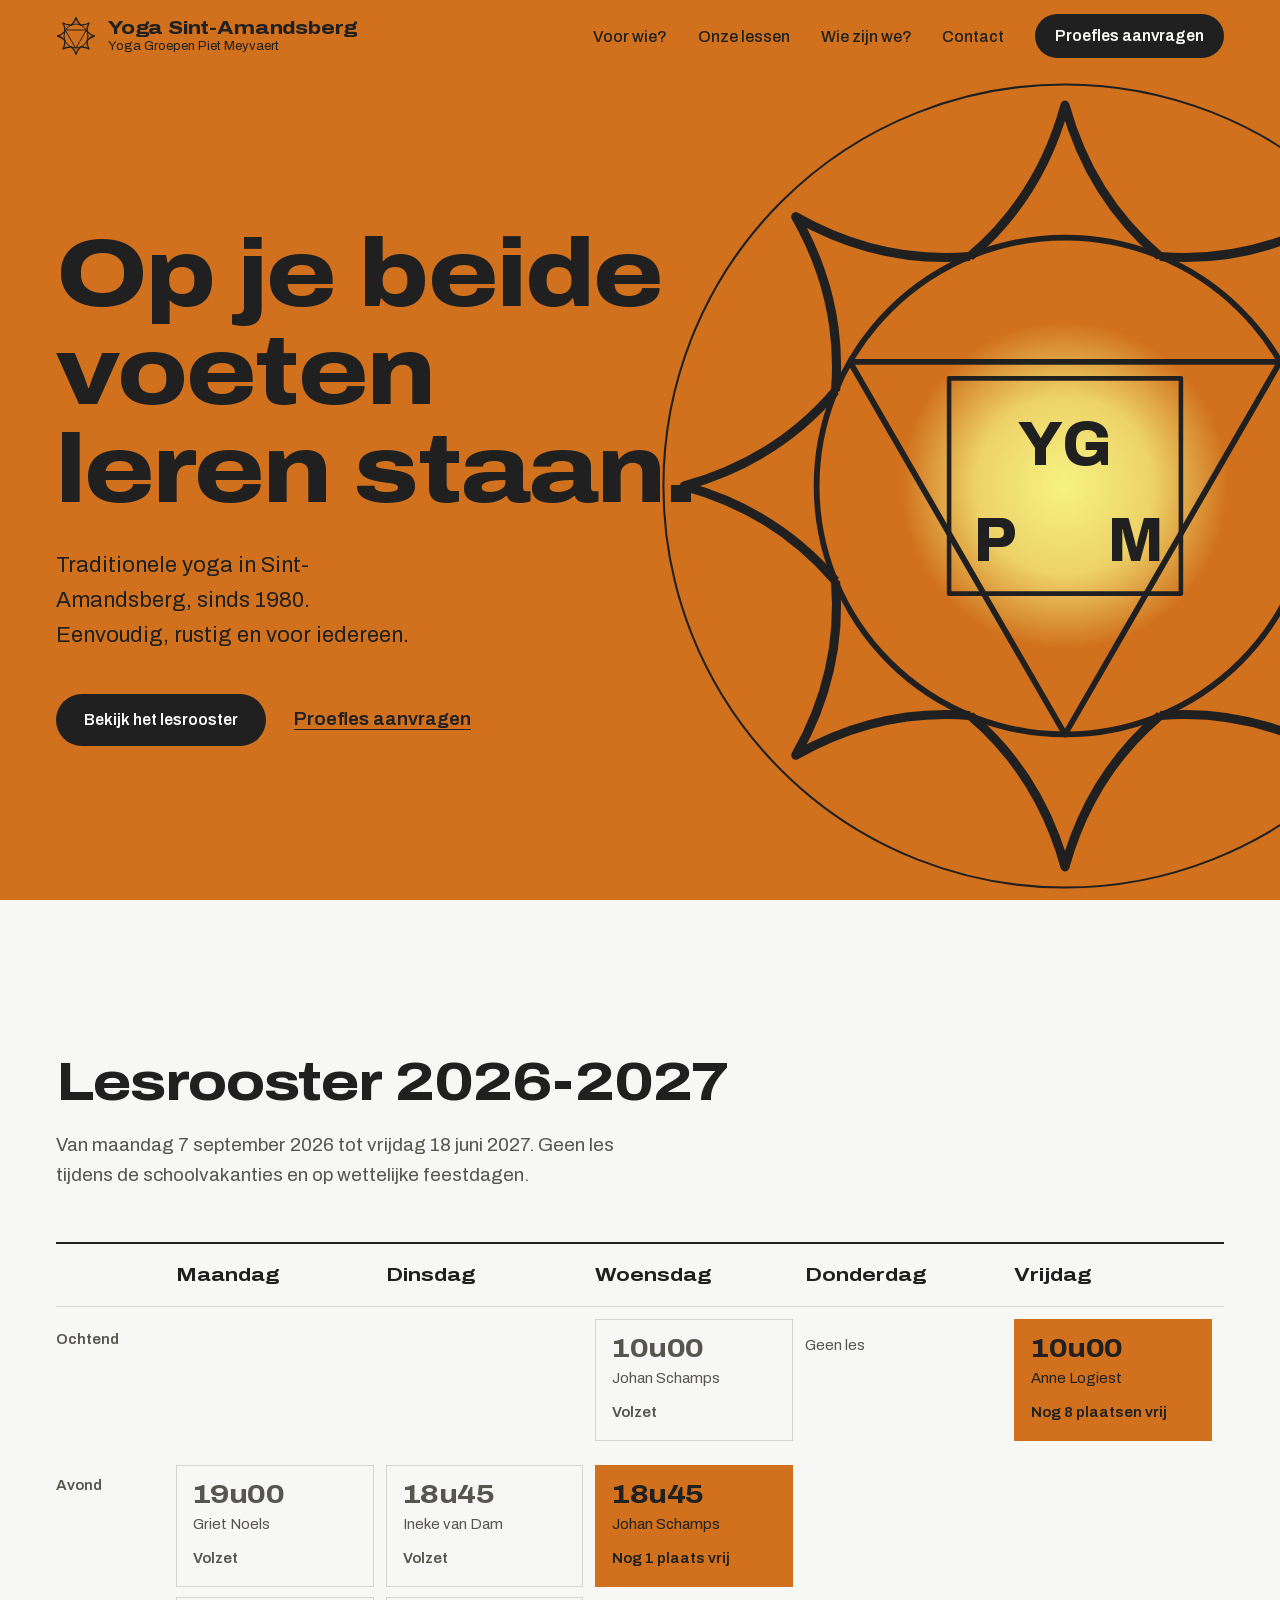
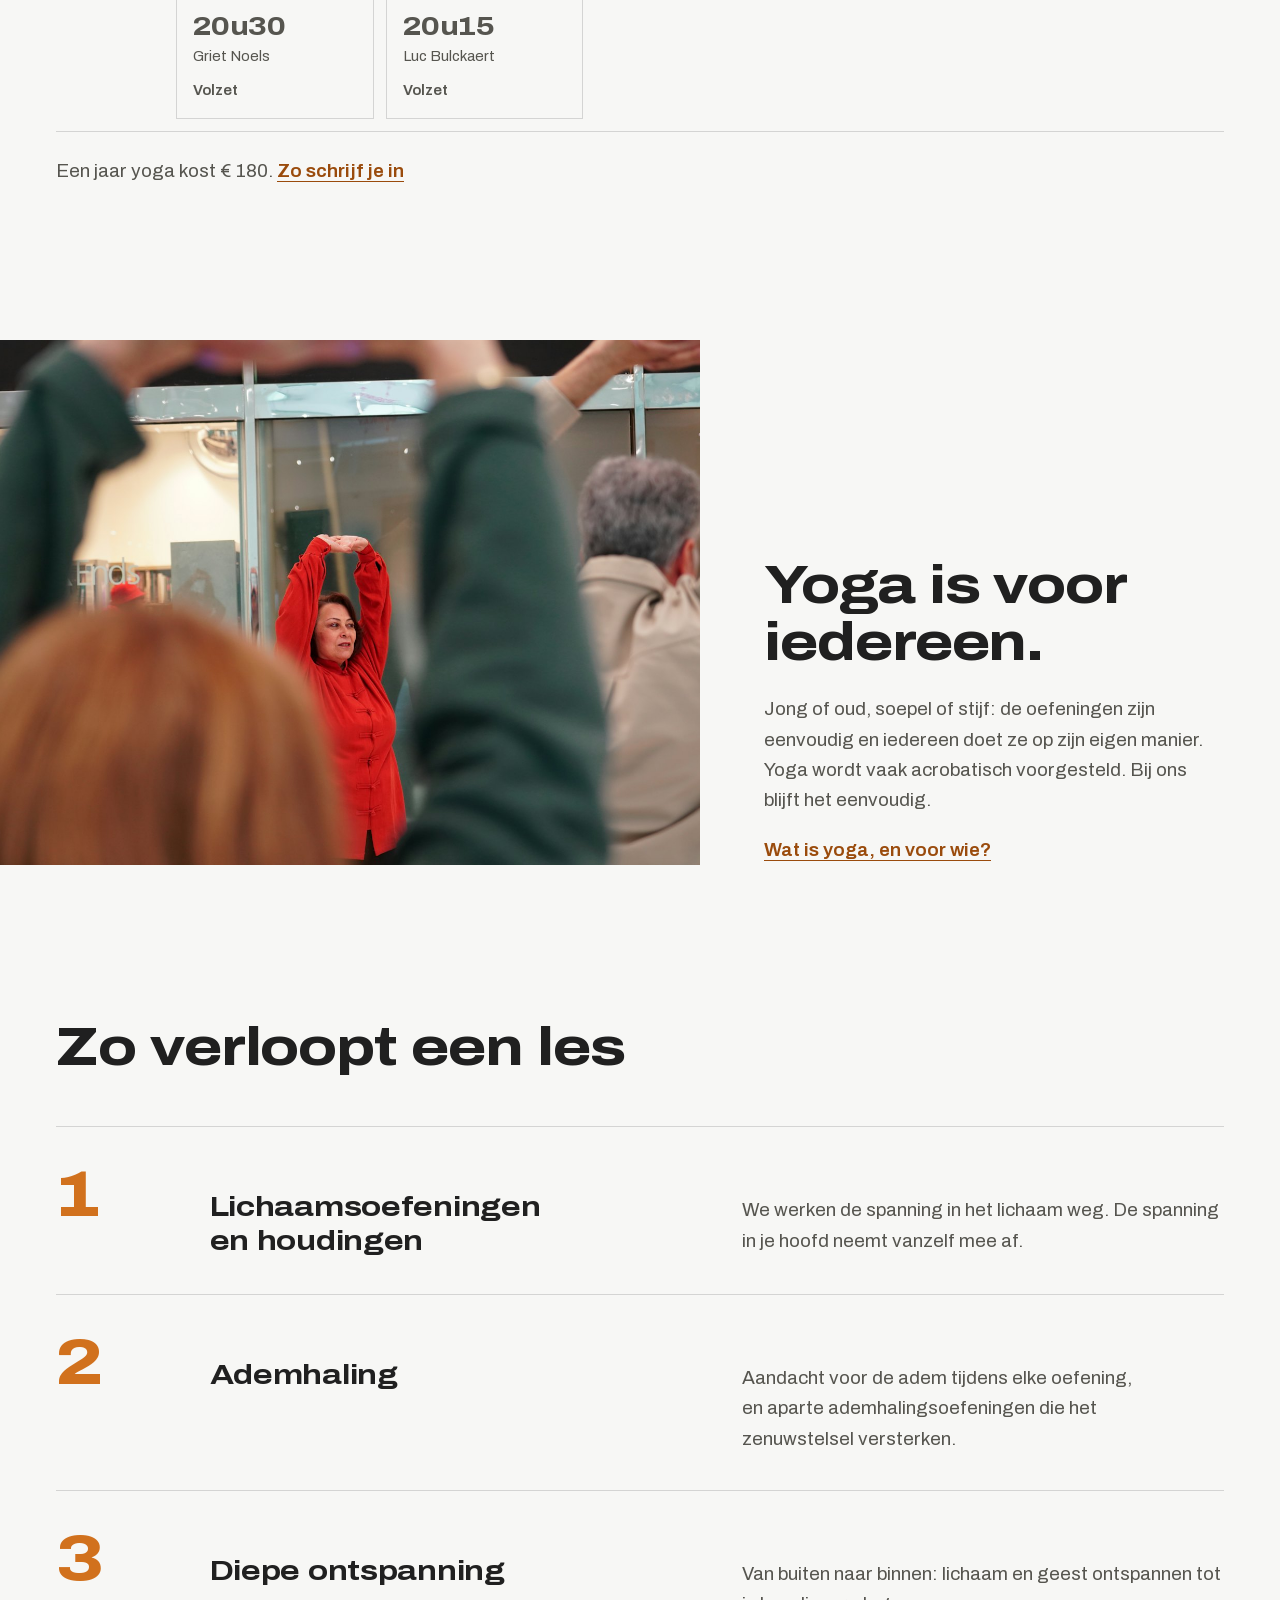
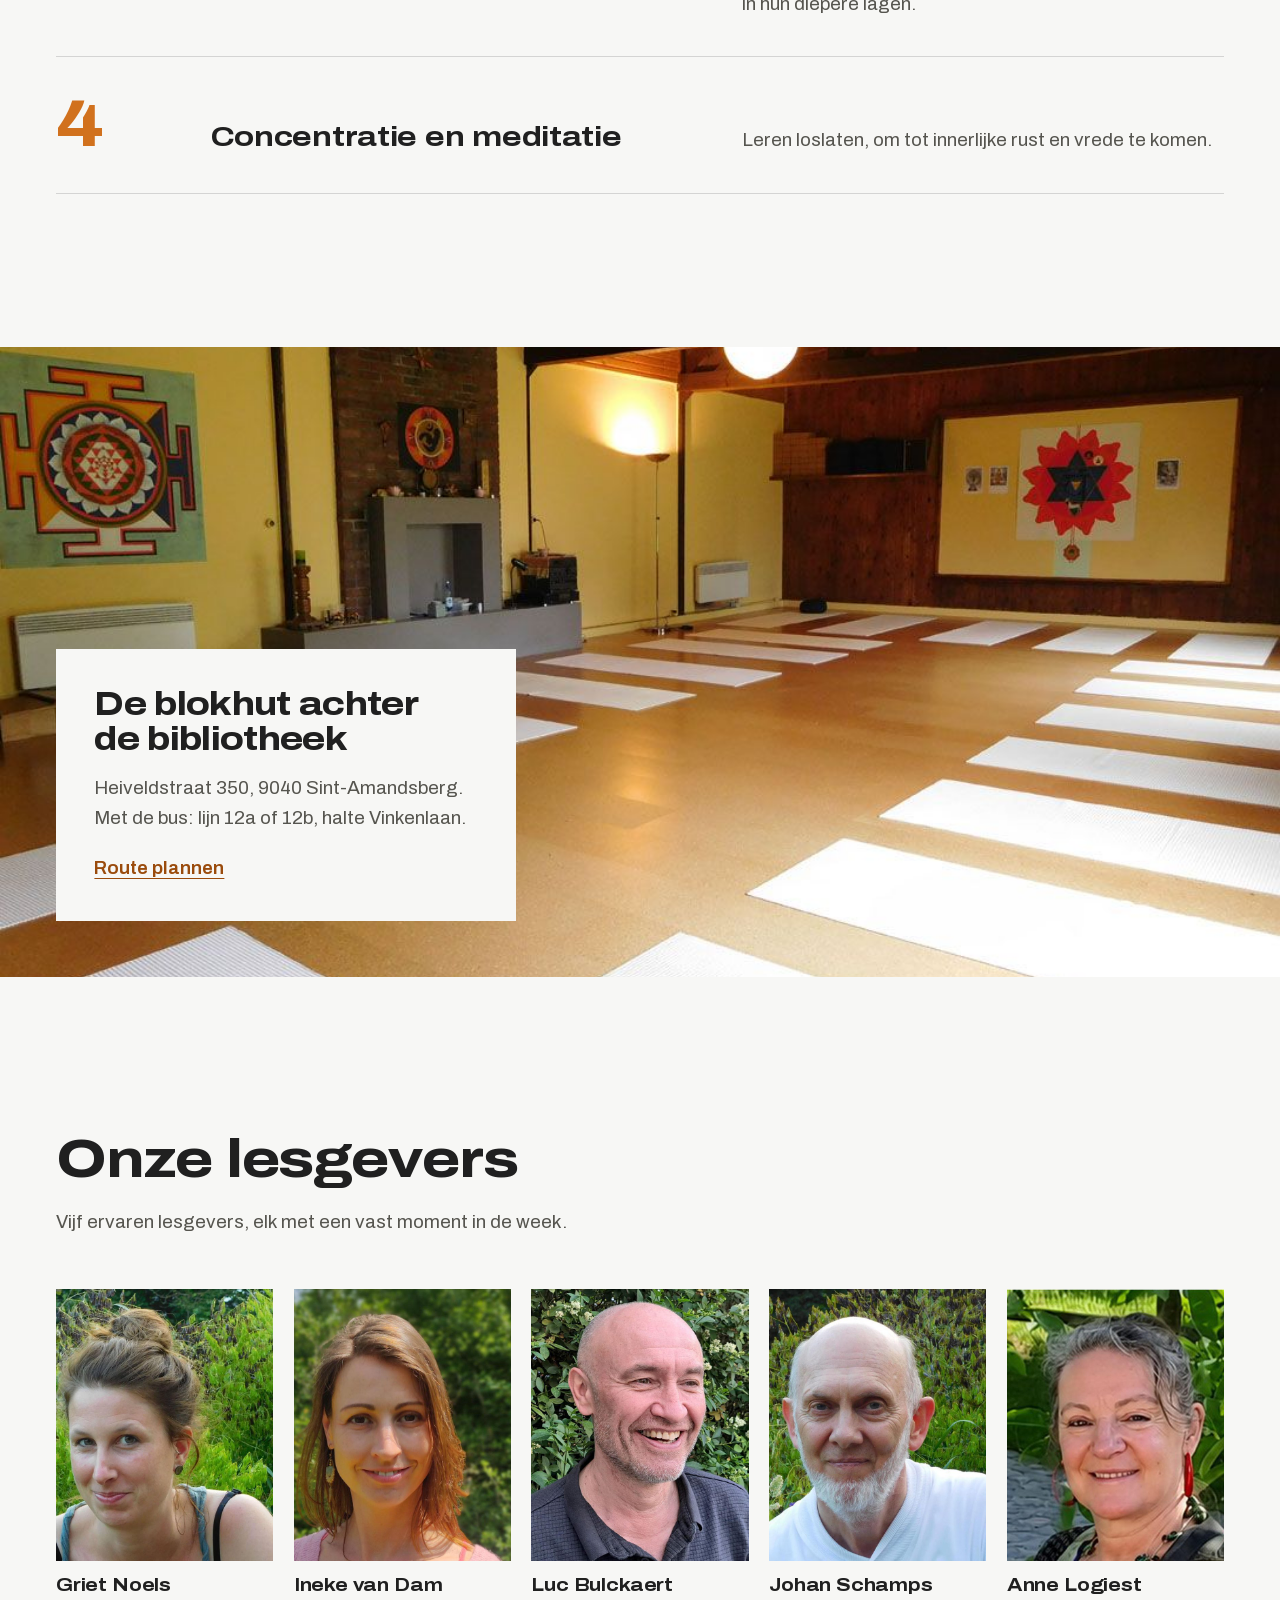
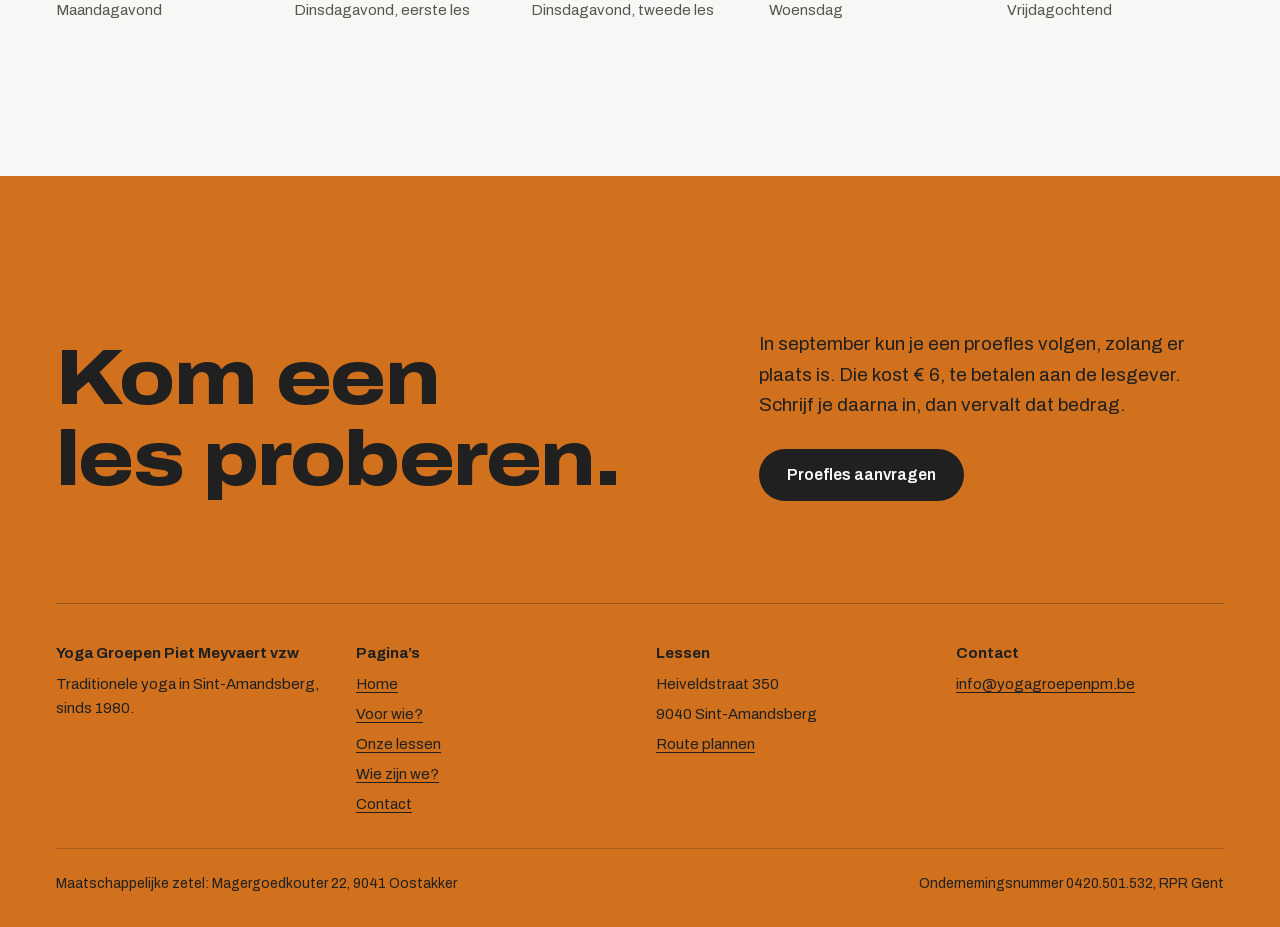
<file: site/index.html>
<!doctype html>
<html lang="nl">
<head>
<meta charset="utf-8">
<meta name="viewport" content="width=device-width, initial-scale=1">
<title>Yoga Sint-Amandsberg | Yoga Groepen Piet Meyvaert</title>
<meta name="description" content="Traditionele yoga in Sint-Amandsberg sinds 1980. Eenvoudige, rustige lessen voor iedereen in de blokhut achter de bibliotheek.">
<meta name="theme-color" content="#d1711d">
<link rel="icon" href="assets/favicon.svg" type="image/svg+xml">
<link rel="preload" href="assets/fonts/archivo-latin.woff2" as="font" type="font/woff2" crossorigin>
<link rel="stylesheet" href="assets/styles.css">
</head>
<body>
<a class="skip" href="#main">Naar de inhoud</a>
<div class="scroll-sentinel" aria-hidden="true"></div>
<header class="site-header is-over-hero">
  <div class="wrap nav">
    <a class="brand" href="./"><svg width="40" height="40" viewBox="0 0 200 200" aria-hidden="true" fill="none" stroke="currentColor" stroke-linejoin="round" stroke-linecap="round">
<path d="M77.04 44.57 Q93.90 30.27 100 8 Q106.10 30.27 122.96 44.57 M122.96 44.57 Q145 46.38 165.05 34.95 Q153.62 55 155.43 77.04 M155.43 77.04 Q169.73 93.90 192 100 Q169.73 106.10 155.43 122.96 M155.43 122.96 Q153.62 145 165.05 165.05 Q145 153.62 122.96 155.43 M122.96 155.43 Q106.10 169.73 100 192 Q93.90 169.73 77.04 155.43 M77.04 155.43 Q55 153.62 34.95 165.05 Q46.38 145 44.57 122.96 M44.57 122.96 Q30.27 106.10 8 100 Q30.27 93.90 44.57 77.04 M44.57 77.04 Q46.38 55 34.95 34.95 Q55 46.38 77.04 44.57" stroke-width="7"/><circle cx="100" cy="100" r="60" stroke-width="5"/><path d="M48.04 70 L151.96 70 L100 160 Z" stroke-width="5"/></svg><span>Yoga Sint-Amandsberg<small>Yoga Groepen Piet Meyvaert</small></span></a>
    <nav aria-label="Hoofdmenu">
      <button class="menu-toggle" type="button" aria-expanded="false" aria-controls="menu">Menu</button>
      <ul class="menu" id="menu"><li><a href="voor-wie/">Voor wie?</a></li><li><a href="onze-lessen/">Onze lessen</a></li><li><a href="wie-zijn-we/">Wie zijn we?</a></li><li><a href="contact/">Contact</a></li><li><a class="btn" href="mailto:info@yogagroepenpm.be?subject=Proefles%20aanvragen">Proefles aanvragen</a></li></ul>
    </nav>
  </div>
</header>
<main id="main">

<section class="hero on-saffron">
  <div class="hero-art" aria-hidden="true">
  <div class="sun"></div>
  <svg viewBox="0 0 200 200" fill="none" stroke="currentColor" stroke-linejoin="round" stroke-linecap="butt">
    <circle class="draw d4" pathLength="1" cx="100" cy="100" r="97" stroke-width=".5"/>
    <g stroke-width="2.2"><path class="draw d1" pathLength="1" d="M77.04 44.57 Q93.90 30.27 100 8 Q106.10 30.27 122.96 44.57"/><path class="draw d1" pathLength="1" d="M122.96 44.57 Q145 46.38 165.05 34.95 Q153.62 55 155.43 77.04"/><path class="draw d1" pathLength="1" d="M155.43 77.04 Q169.73 93.90 192 100 Q169.73 106.10 155.43 122.96"/><path class="draw d1" pathLength="1" d="M155.43 122.96 Q153.62 145 165.05 165.05 Q145 153.62 122.96 155.43"/><path class="draw d1" pathLength="1" d="M122.96 155.43 Q106.10 169.73 100 192 Q93.90 169.73 77.04 155.43"/><path class="draw d1" pathLength="1" d="M77.04 155.43 Q55 153.62 34.95 165.05 Q46.38 145 44.57 122.96"/><path class="draw d1" pathLength="1" d="M44.57 122.96 Q30.27 106.10 8 100 Q30.27 93.90 44.57 77.04"/><path class="draw d1" pathLength="1" d="M44.57 77.04 Q46.38 55 34.95 34.95 Q55 46.38 77.04 44.57"/></g>
    <circle class="draw d2" pathLength="1" cx="100" cy="100" r="60" stroke-width="1.4"/>
    <path class="draw d3" pathLength="1" d="M48.04 70 L151.96 70 L100 160 Z" stroke-width="1.4"/>
    <rect class="draw d4" pathLength="1" x="72" y="74" width="56" height="52" stroke-width="1.1"/>
    <g fill="currentColor" stroke="none" font-family="Archivo, Arial, sans-serif" font-weight="800" font-size="15" text-anchor="middle"><text x="100" y="95">YG</text><text x="83" y="118">P</text><text x="117" y="118">M</text></g>
  </svg>
</div>
  <div class="wrap">
    <div class="hero-copy">
      <h1>Op je beide voeten leren staan.</h1>
      <p>Traditionele yoga in Sint-Amandsberg, sinds 1980. Eenvoudig, rustig en voor iedereen.</p>
      <div class="hero-actions">
        <a class="btn" href="#lesrooster">Bekijk het lesrooster</a>
        <a class="text-link" href="mailto:info@yogagroepenpm.be?subject=Proefles%20aanvragen">Proefles aanvragen</a>
      </div>
    </div>
  </div>
</section>

<section class="section" id="lesrooster" aria-labelledby="rooster-title">
  <div class="wrap">
    <div class="section-head">
      <h2 id="rooster-title">Lesrooster 2026-2027</h2>
      <p>Van maandag 7 september 2026 tot vrijdag 18 juni 2027. Geen les tijdens de schoolvakanties en op wettelijke feestdagen.</p>
    </div>
    <div class="week" role="list" aria-label="Lesrooster per dag">
<div class="week-day week-corner" aria-hidden="true"></div>
<div class="week-part" aria-hidden="true">Ochtend</div>
<div class="week-part week-row-end" aria-hidden="true">Avond</div>
<div class="week-day" role="listitem">Maandag</div>
<div class="week-cell is-empty"></div>
<div class="week-cell week-row-end"><div class="lesson is-full"><time>19u00</time><span class="who">Griet Noels</span><span class="status">Volzet</span></div><div class="lesson is-full"><time>20u30</time><span class="who">Griet Noels</span><span class="status">Volzet</span></div></div>
<div class="week-day" role="listitem">Dinsdag</div>
<div class="week-cell is-empty"></div>
<div class="week-cell week-row-end"><div class="lesson is-full"><time>18u45</time><span class="who">Ineke van Dam</span><span class="status">Volzet</span></div><div class="lesson is-full"><time>20u15</time><span class="who">Luc Bulckaert</span><span class="status">Volzet</span></div></div>
<div class="week-day" role="listitem">Woensdag</div>
<div class="week-cell"><div class="lesson is-full"><time>10u00</time><span class="who">Johan Schamps</span><span class="status">Volzet</span></div></div>
<div class="week-cell week-row-end"><div class="lesson is-open"><time>18u45</time><span class="who">Johan Schamps</span><span class="status">Nog 1 plaats vrij</span></div></div>
<div class="week-day is-empty-day" role="listitem">Donderdag</div>
<div class="week-cell is-empty"><span class="week-empty">Geen les</span></div>
<div class="week-cell is-empty week-row-end"></div>
<div class="week-day" role="listitem">Vrijdag</div>
<div class="week-cell"><div class="lesson is-open"><time>10u00</time><span class="who">Anne Logiest</span><span class="status">Nog 8 plaatsen vrij</span></div></div>
<div class="week-cell is-empty week-row-end"></div>
</div>
    <p class="week-note">Een jaar yoga kost &euro;&nbsp;180. <a class="accent-link" href="onze-lessen/">Zo schrijf je in</a></p>
  </div>
</section>

<section class="section" style="padding-top:0" aria-labelledby="iedereen-title">
  <div class="wrap feature">
    <figure><img src="assets/img/class-seniors.jpg" alt="Een groep oudere cursisten strekt de armen boven het hoofd tijdens een les" width="1800" height="1012" loading="lazy"></figure>
    <div class="feature-copy">
      <h2 id="iedereen-title">Yoga is voor iedereen.</h2>
      <p>Jong of oud, soepel of stijf: de oefeningen zijn eenvoudig en iedereen doet ze op zijn eigen manier. Yoga wordt vaak acrobatisch voorgesteld. Bij ons blijft het eenvoudig.</p>
      <p><a class="accent-link" href="voor-wie/">Wat is yoga, en voor wie?</a></p>
    </div>
  </div>
</section>

<section class="section" style="padding-top:0" aria-labelledby="les-title">
  <div class="wrap">
    <div class="section-head"><h2 id="les-title">Zo verloopt een les</h2></div>
    <ol class="sequence"><li><h3>Lichaamsoefeningen en houdingen</h3><p>We werken de spanning in het lichaam weg. De spanning in je hoofd neemt vanzelf mee af.</p></li><li><h3>Ademhaling</h3><p>Aandacht voor de adem tijdens elke oefening, en aparte ademhalingsoefeningen die het zenuwstelsel versterken.</p></li><li><h3>Diepe ontspanning</h3><p>Van buiten naar binnen: lichaam en geest ontspannen tot in hun diepere lagen.</p></li><li><h3>Concentratie en meditatie</h3><p>Leren loslaten, om tot innerlijke rust en vrede te komen.</p></li></ol>
  </div>
</section>

<section class="room" aria-labelledby="room-title">
  <img src="assets/img/studio.jpg" alt="De yogazaal: kurkvloer, houten balken, gele muren en een rij witte matjes" width="1087" height="815" loading="lazy">
  <div class="room-card">
    <h2 id="room-title">De blokhut achter de bibliotheek</h2>
    <p>Heiveldstraat 350, 9040 Sint-Amandsberg. Met de bus: lijn 12a of 12b, halte Vinkenlaan.</p>
    <p><a class="accent-link" href="https://www.google.com/maps/search/?api=1&query=Heiveldstraat+350+9040+Sint-Amandsberg" target="_blank" rel="noopener">Route plannen</a></p>
  </div>
</section>

<section class="section" aria-labelledby="team-title">
  <div class="wrap">
    <div class="section-head">
      <h2 id="team-title">Onze lesgevers</h2>
      <p>Vijf ervaren lesgevers, elk met een vast moment in de week.</p>
    </div>
    <ul class="team"><li><img src="assets/img/teacher-griet.jpg" alt="Portret van Griet Noels" width="640" height="800" loading="lazy"><h3>Griet Noels</h3><p>Maandagavond</p></li><li><img src="assets/img/teacher-ineke.jpg" alt="Portret van Ineke van Dam" width="640" height="800" loading="lazy"><h3>Ineke van Dam</h3><p>Dinsdagavond, eerste les</p></li><li><img src="assets/img/teacher-luc.jpg" alt="Portret van Luc Bulckaert" width="640" height="800" loading="lazy"><h3>Luc Bulckaert</h3><p>Dinsdagavond, tweede les</p></li><li><img src="assets/img/teacher-johan.jpg" alt="Portret van Johan Schamps" width="640" height="800" loading="lazy"><h3>Johan Schamps</h3><p>Woensdag</p></li><li><img src="assets/img/teacher-anne.jpg" alt="Portret van Anne Logiest" width="640" height="800" loading="lazy"><h3>Anne Logiest</h3><p>Vrijdagochtend</p></li></ul>
  </div>
</section>

<section class="closing on-saffron" aria-labelledby="closing-title">
  <div class="wrap">
    <div class="closing-grid">
      <h2 id="closing-title">Kom een les proberen.</h2>
      <div>
        <p>In september kun je een proefles volgen, zolang er plaats is. Die kost &euro;&nbsp;6, te betalen aan de lesgever. Schrijf je daarna in, dan vervalt dat bedrag.</p>
        <a class="btn" href="mailto:info@yogagroepenpm.be?subject=Proefles%20aanvragen">Proefles aanvragen</a>
      </div>
    </div>
    <footer class="footer">
      <div><h3>Yoga Groepen Piet Meyvaert vzw</h3><p>Traditionele yoga in Sint-Amandsberg, sinds 1980.</p></div>
      <div><h3>Pagina&rsquo;s</h3><ul><li><a href="./">Home</a></li><li><a href="voor-wie/">Voor wie?</a></li><li><a href="onze-lessen/">Onze lessen</a></li><li><a href="wie-zijn-we/">Wie zijn we?</a></li><li><a href="contact/">Contact</a></li></ul></div>
      <div><h3>Lessen</h3><ul><li>Heiveldstraat 350</li><li>9040 Sint-Amandsberg</li><li><a href="https://www.google.com/maps/search/?api=1&query=Heiveldstraat+350+9040+Sint-Amandsberg" target="_blank" rel="noopener">Route plannen</a></li></ul></div>
      <div><h3>Contact</h3><ul><li><a href="mailto:info@yogagroepenpm.be">info@yogagroepenpm.be</a></li></ul></div>
      <div class="footer-legal"><span>Maatschappelijke zetel: Magergoedkouter 22, 9041 Oostakker</span><span>Ondernemingsnummer 0420.501.532, RPR Gent</span></div>
    </footer>
  </div>
</section>

</main>
<script src="assets/main.js" defer></script>
</body>
</html>
</file>
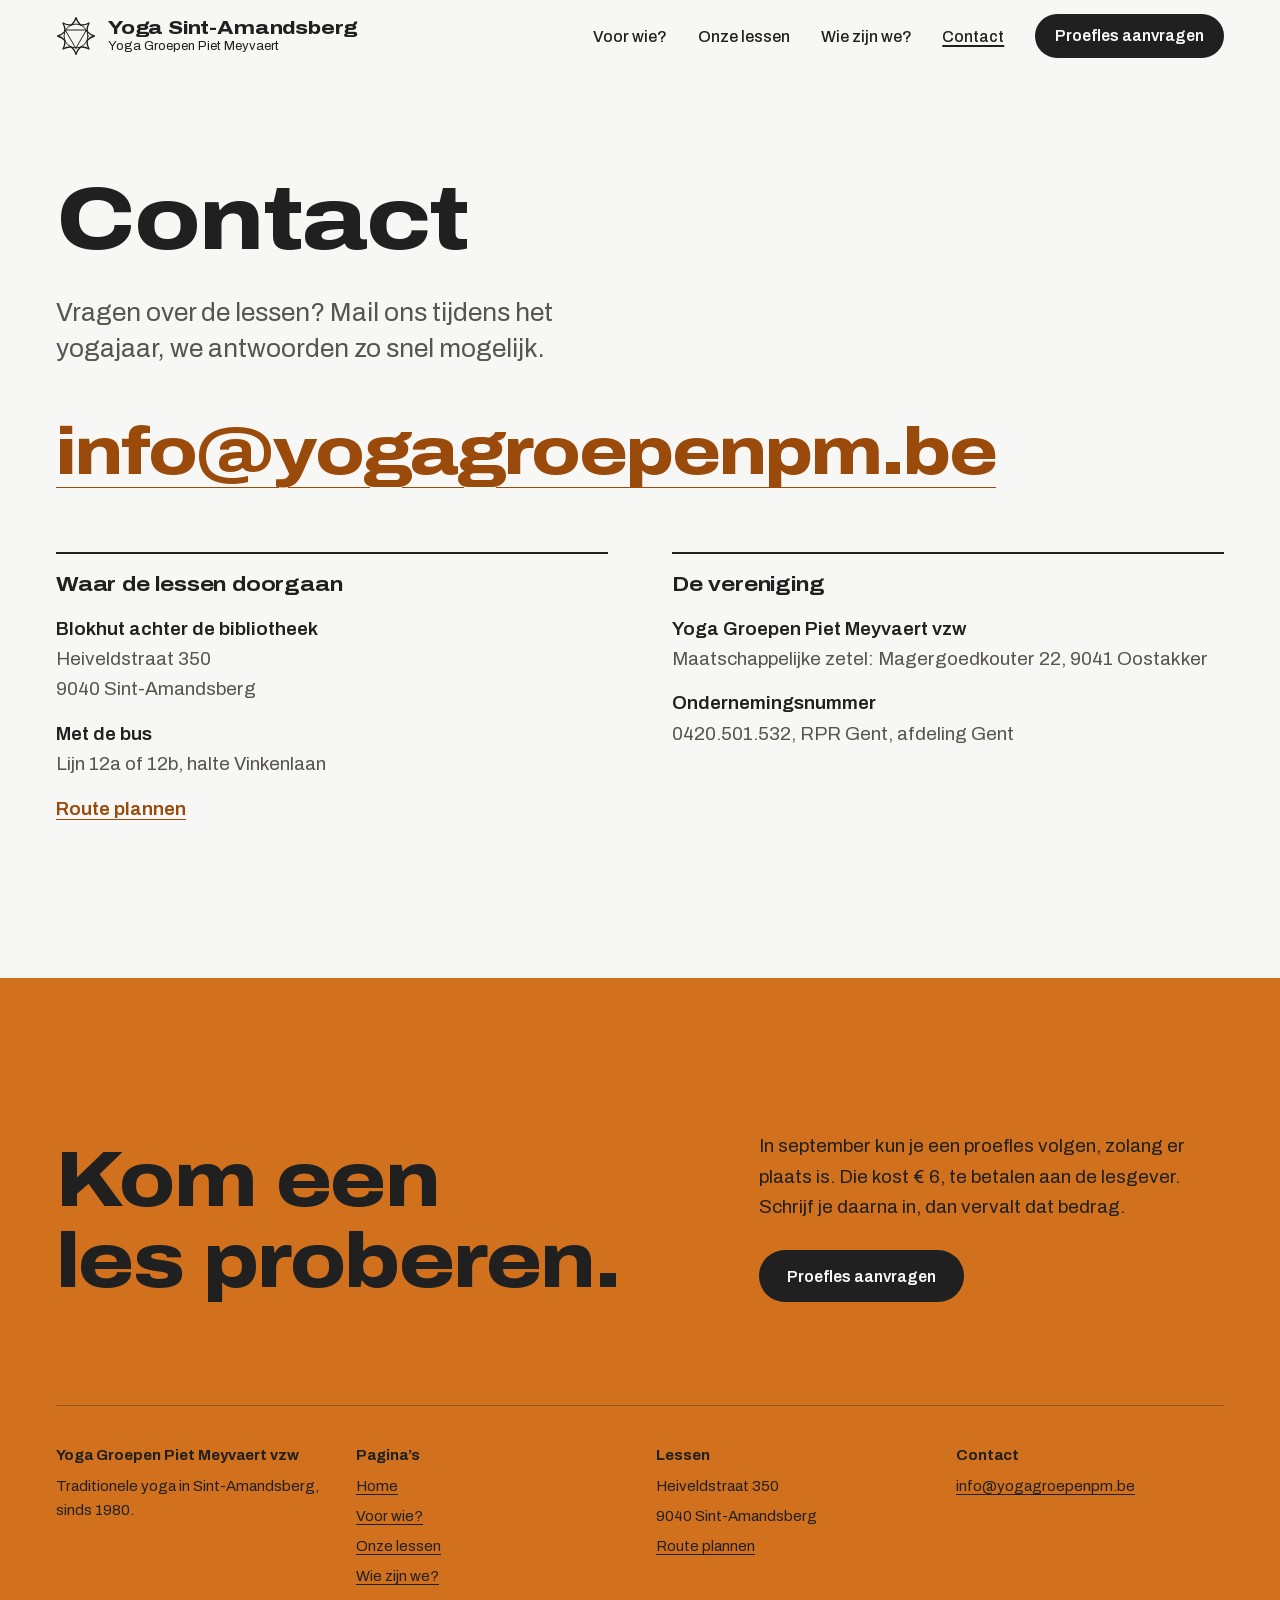
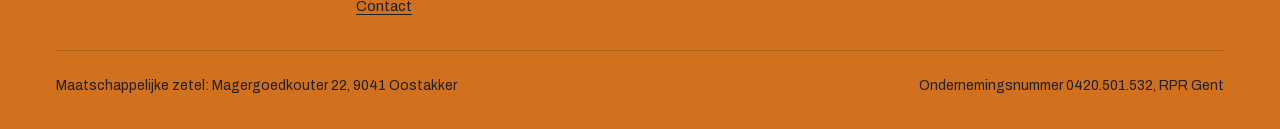
<file: site/contact/index.html>
<!doctype html>
<html lang="nl">
<head>
<meta charset="utf-8">
<meta name="viewport" content="width=device-width, initial-scale=1">
<title>Contact | Yoga Sint-Amandsberg</title>
<meta name="description" content="Vragen over de yogalessen van YGPM in Sint-Amandsberg? Mail naar info@yogagroepenpm.be.">
<meta name="theme-color" content="#d1711d">
<link rel="icon" href="../assets/favicon.svg" type="image/svg+xml">
<link rel="preload" href="../assets/fonts/archivo-latin.woff2" as="font" type="font/woff2" crossorigin>
<link rel="stylesheet" href="../assets/styles.css">
</head>
<body>
<a class="skip" href="#main">Naar de inhoud</a>
<div class="scroll-sentinel" aria-hidden="true"></div>
<header class="site-header">
  <div class="wrap nav">
    <a class="brand" href="../"><svg width="40" height="40" viewBox="0 0 200 200" aria-hidden="true" fill="none" stroke="currentColor" stroke-linejoin="round" stroke-linecap="round">
<path d="M77.04 44.57 Q93.90 30.27 100 8 Q106.10 30.27 122.96 44.57 M122.96 44.57 Q145 46.38 165.05 34.95 Q153.62 55 155.43 77.04 M155.43 77.04 Q169.73 93.90 192 100 Q169.73 106.10 155.43 122.96 M155.43 122.96 Q153.62 145 165.05 165.05 Q145 153.62 122.96 155.43 M122.96 155.43 Q106.10 169.73 100 192 Q93.90 169.73 77.04 155.43 M77.04 155.43 Q55 153.62 34.95 165.05 Q46.38 145 44.57 122.96 M44.57 122.96 Q30.27 106.10 8 100 Q30.27 93.90 44.57 77.04 M44.57 77.04 Q46.38 55 34.95 34.95 Q55 46.38 77.04 44.57" stroke-width="7"/><circle cx="100" cy="100" r="60" stroke-width="5"/><path d="M48.04 70 L151.96 70 L100 160 Z" stroke-width="5"/></svg><span>Yoga Sint-Amandsberg<small>Yoga Groepen Piet Meyvaert</small></span></a>
    <nav aria-label="Hoofdmenu">
      <button class="menu-toggle" type="button" aria-expanded="false" aria-controls="menu">Menu</button>
      <ul class="menu" id="menu"><li><a href="../voor-wie/">Voor wie?</a></li><li><a href="../onze-lessen/">Onze lessen</a></li><li><a href="../wie-zijn-we/">Wie zijn we?</a></li><li><a href="../contact/" aria-current="page">Contact</a></li><li><a class="btn" href="mailto:info@yogagroepenpm.be?subject=Proefles%20aanvragen">Proefles aanvragen</a></li></ul>
    </nav>
  </div>
</header>
<main id="main">

<section class="page-head">
  <div class="wrap">
    <h1>Contact</h1>
    <p class="lede">Vragen over de lessen? Mail ons tijdens het yogajaar, we antwoorden zo snel mogelijk.</p>
    <p style="margin-top:var(--space-m)"><a class="mail-big" href="mailto:info@yogagroepenpm.be">info@yogagroepenpm.be</a></p>
  </div>
</section>

<section class="section" style="padding-top:0">
  <div class="wrap facts">
    <div>
      <h2 class="facts-title">Waar de lessen doorgaan</h2>
      <dl>
        <div><dt>Blokhut achter de bibliotheek</dt><dd>Heiveldstraat 350<br>9040 Sint-Amandsberg</dd></div>
        <div><dt>Met de bus</dt><dd>Lijn 12a of 12b, halte Vinkenlaan</dd></div>
        <div><dd><a class="accent-link" href="https://www.google.com/maps/search/?api=1&query=Heiveldstraat+350+9040+Sint-Amandsberg" target="_blank" rel="noopener">Route plannen</a></dd></div>
      </dl>
    </div>
    <div>
      <h2 class="facts-title">De vereniging</h2>
      <dl>
        <div><dt>Yoga Groepen Piet Meyvaert vzw</dt><dd>Maatschappelijke zetel: Magergoedkouter 22, 9041 Oostakker</dd></div>
        <div><dt>Ondernemingsnummer</dt><dd>0420.501.532, RPR Gent, afdeling Gent</dd></div>
      </dl>
    </div>
  </div>
</section>

<section class="closing on-saffron" aria-labelledby="closing-title">
  <div class="wrap">
    <div class="closing-grid">
      <h2 id="closing-title">Kom een les proberen.</h2>
      <div>
        <p>In september kun je een proefles volgen, zolang er plaats is. Die kost &euro;&nbsp;6, te betalen aan de lesgever. Schrijf je daarna in, dan vervalt dat bedrag.</p>
        <a class="btn" href="mailto:info@yogagroepenpm.be?subject=Proefles%20aanvragen">Proefles aanvragen</a>
      </div>
    </div>
    <footer class="footer">
      <div><h3>Yoga Groepen Piet Meyvaert vzw</h3><p>Traditionele yoga in Sint-Amandsberg, sinds 1980.</p></div>
      <div><h3>Pagina&rsquo;s</h3><ul><li><a href="../">Home</a></li><li><a href="../voor-wie/">Voor wie?</a></li><li><a href="../onze-lessen/">Onze lessen</a></li><li><a href="../wie-zijn-we/">Wie zijn we?</a></li><li><a href="../contact/">Contact</a></li></ul></div>
      <div><h3>Lessen</h3><ul><li>Heiveldstraat 350</li><li>9040 Sint-Amandsberg</li><li><a href="https://www.google.com/maps/search/?api=1&query=Heiveldstraat+350+9040+Sint-Amandsberg" target="_blank" rel="noopener">Route plannen</a></li></ul></div>
      <div><h3>Contact</h3><ul><li><a href="mailto:info@yogagroepenpm.be">info@yogagroepenpm.be</a></li></ul></div>
      <div class="footer-legal"><span>Maatschappelijke zetel: Magergoedkouter 22, 9041 Oostakker</span><span>Ondernemingsnummer 0420.501.532, RPR Gent</span></div>
    </footer>
  </div>
</section>

</main>
<script src="../assets/main.js" defer></script>
</body>
</html>
</file>
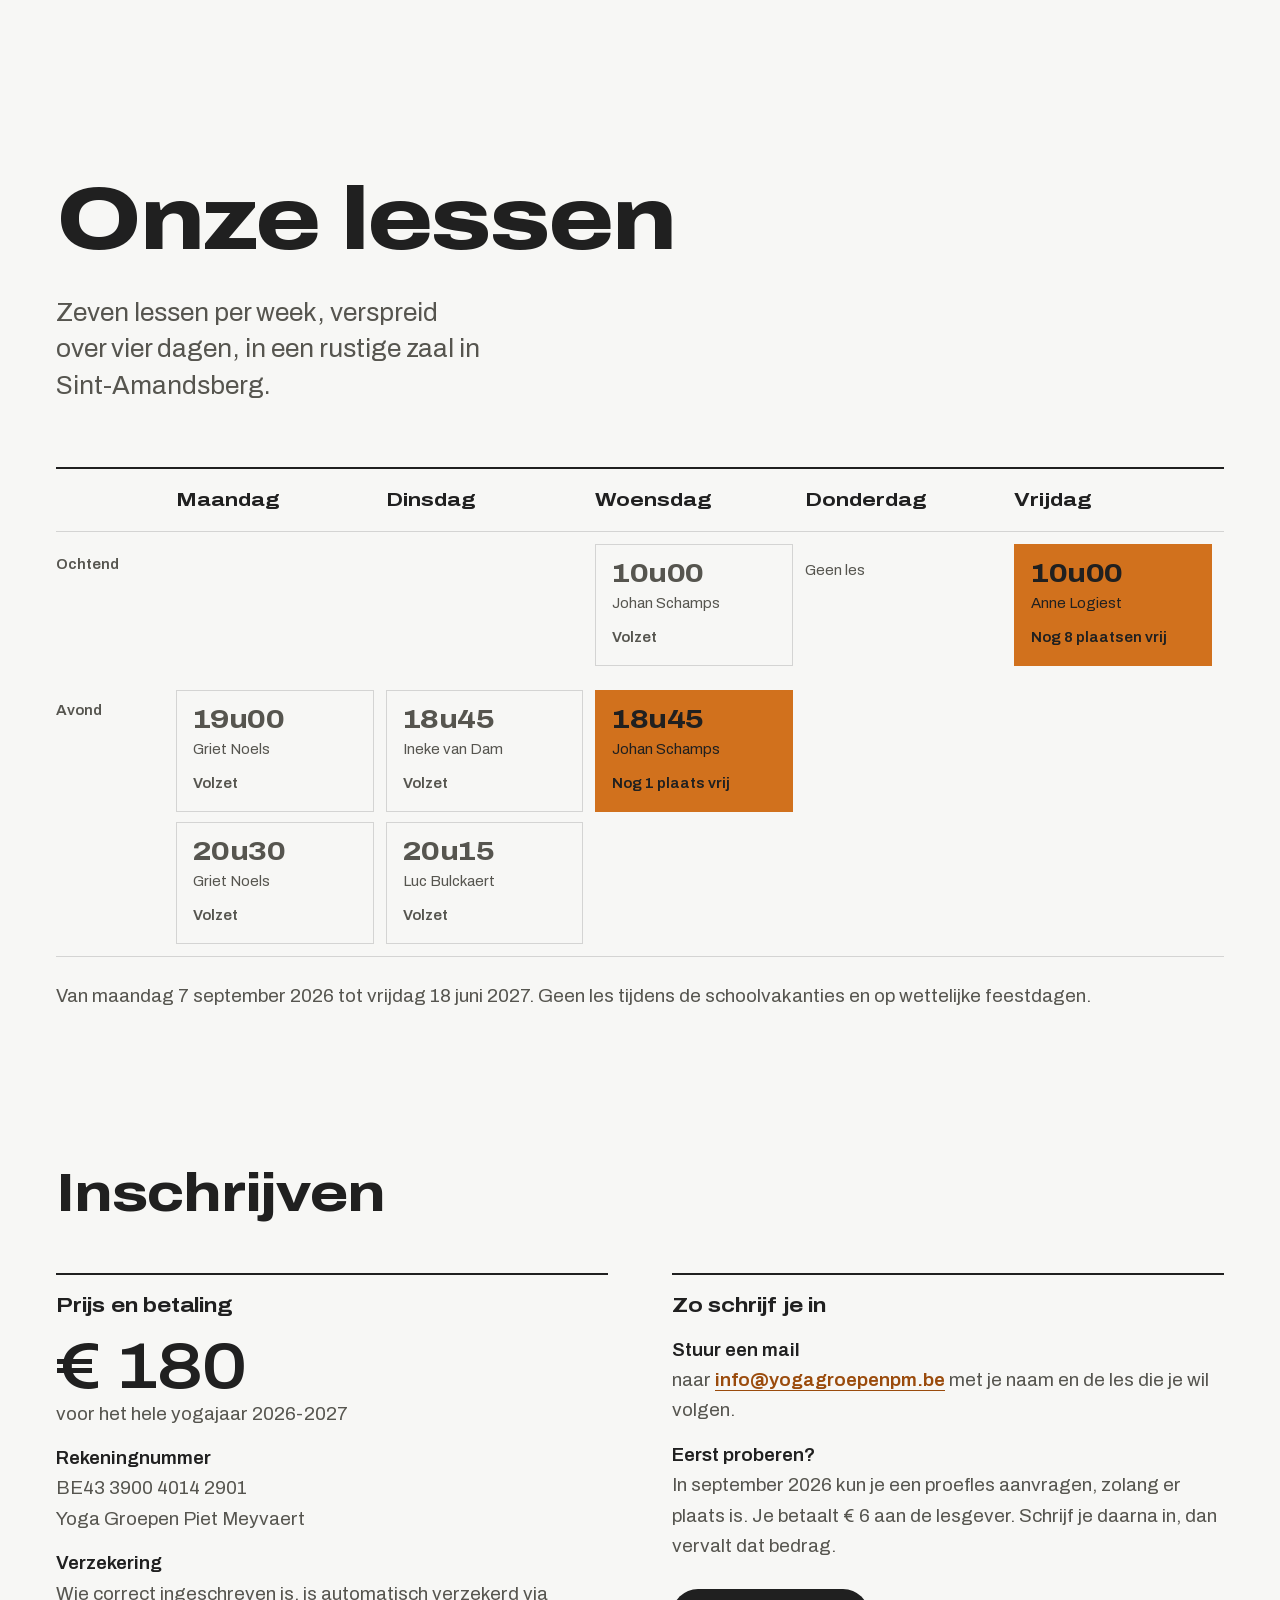
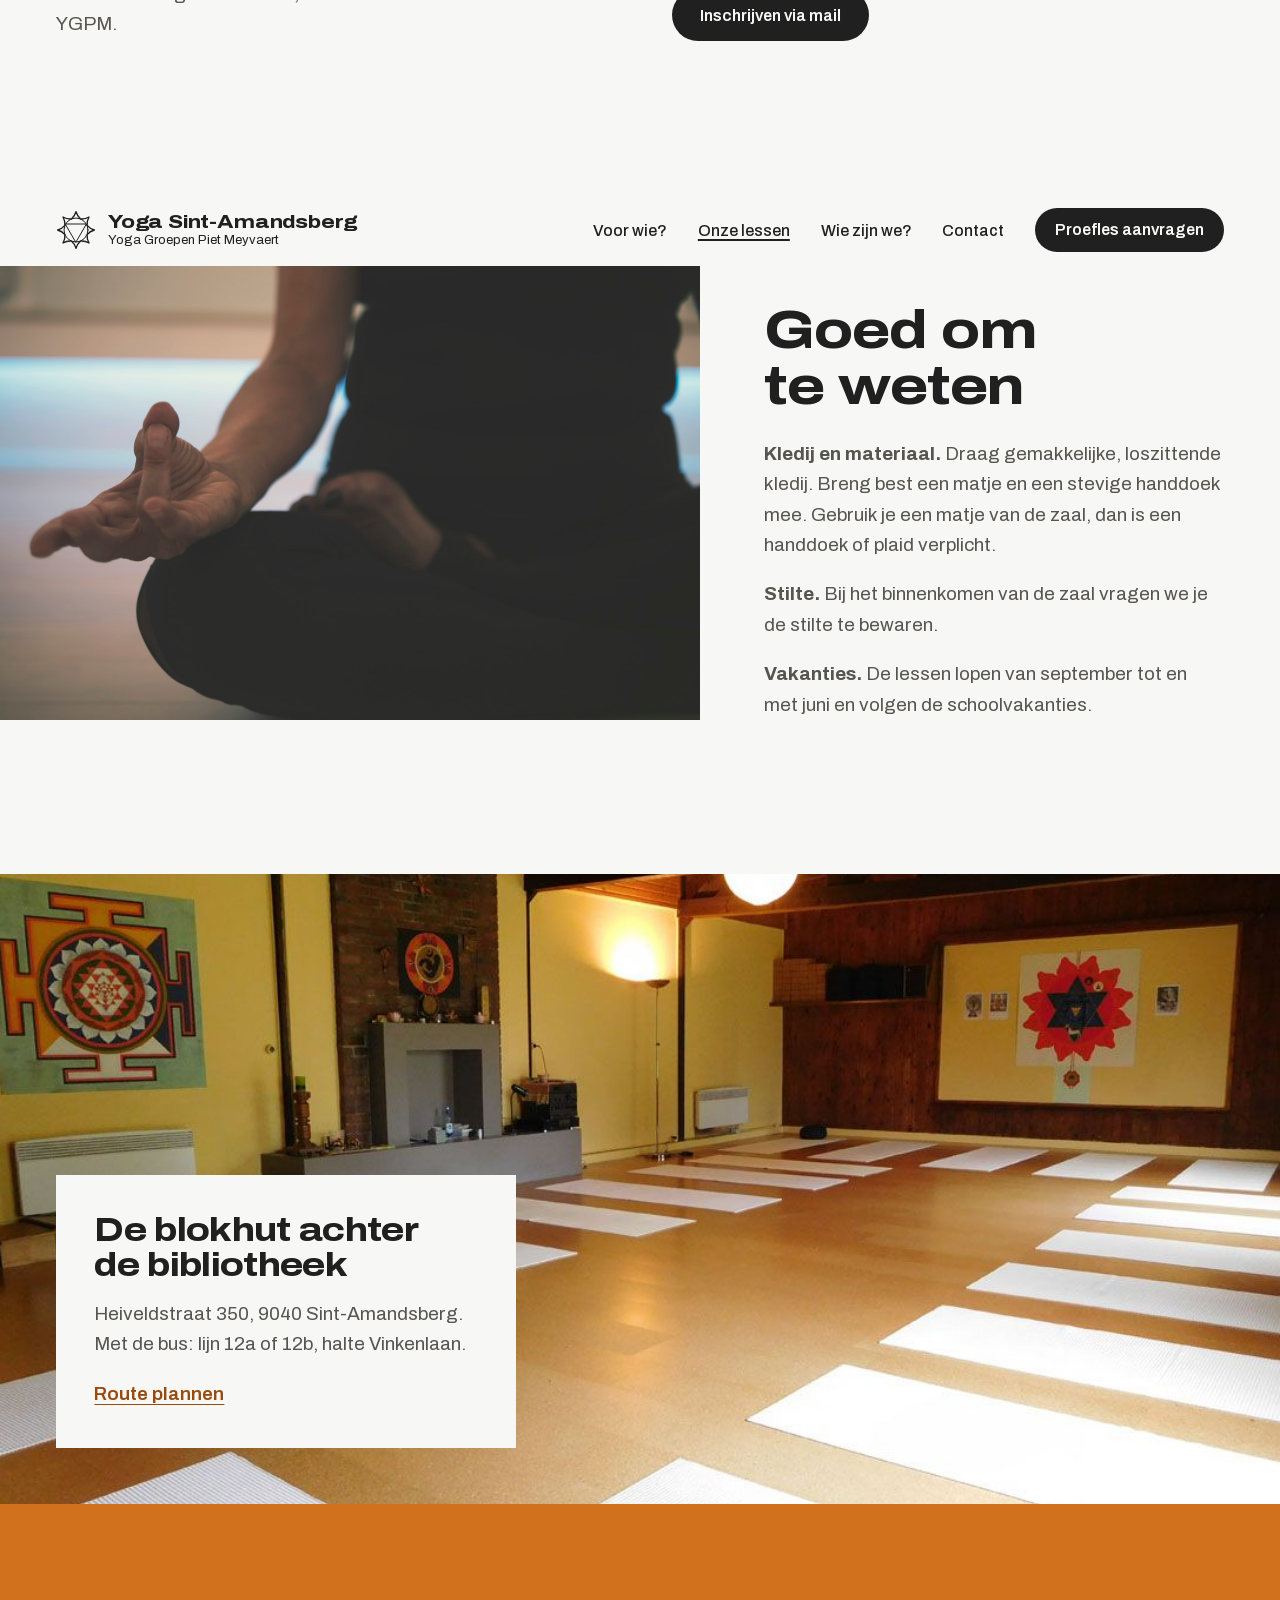
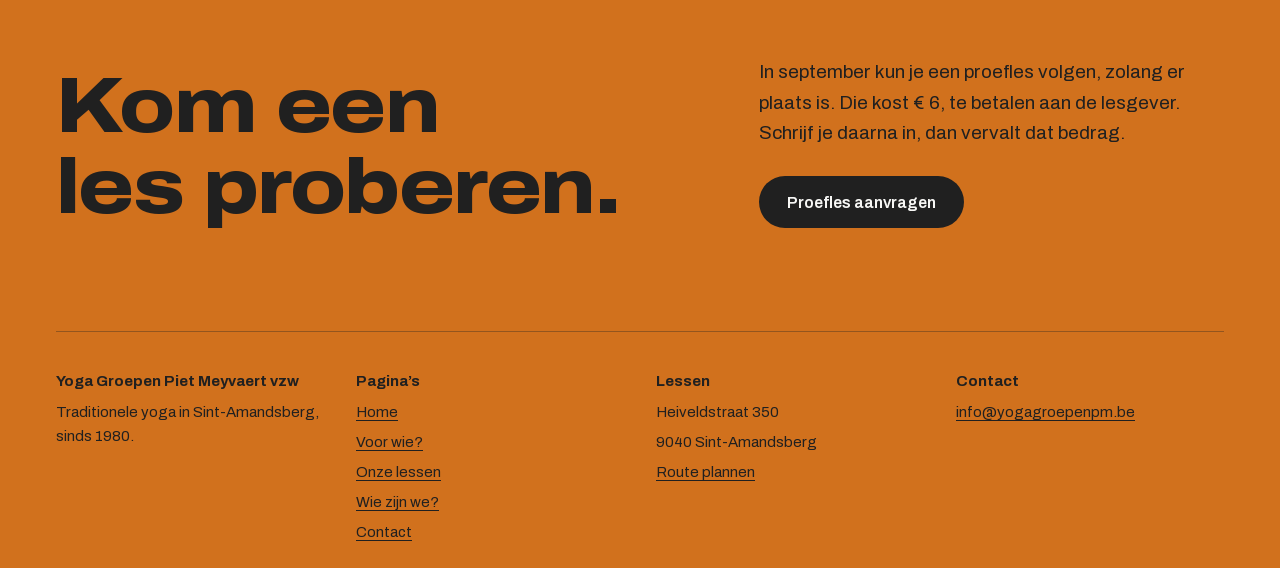
<file: site/de-lessen/index.html>
<!doctype html><html lang="nl"><head><meta charset="utf-8"><title>Doorverwijzing</title><link rel="canonical" href="../onze-lessen/#praktisch"><meta http-equiv="refresh" content="0; url=../onze-lessen/#praktisch"></head><body><p><a href="../onze-lessen/#praktisch">Ga naar onze lessen</a></p></body></html>
</file>
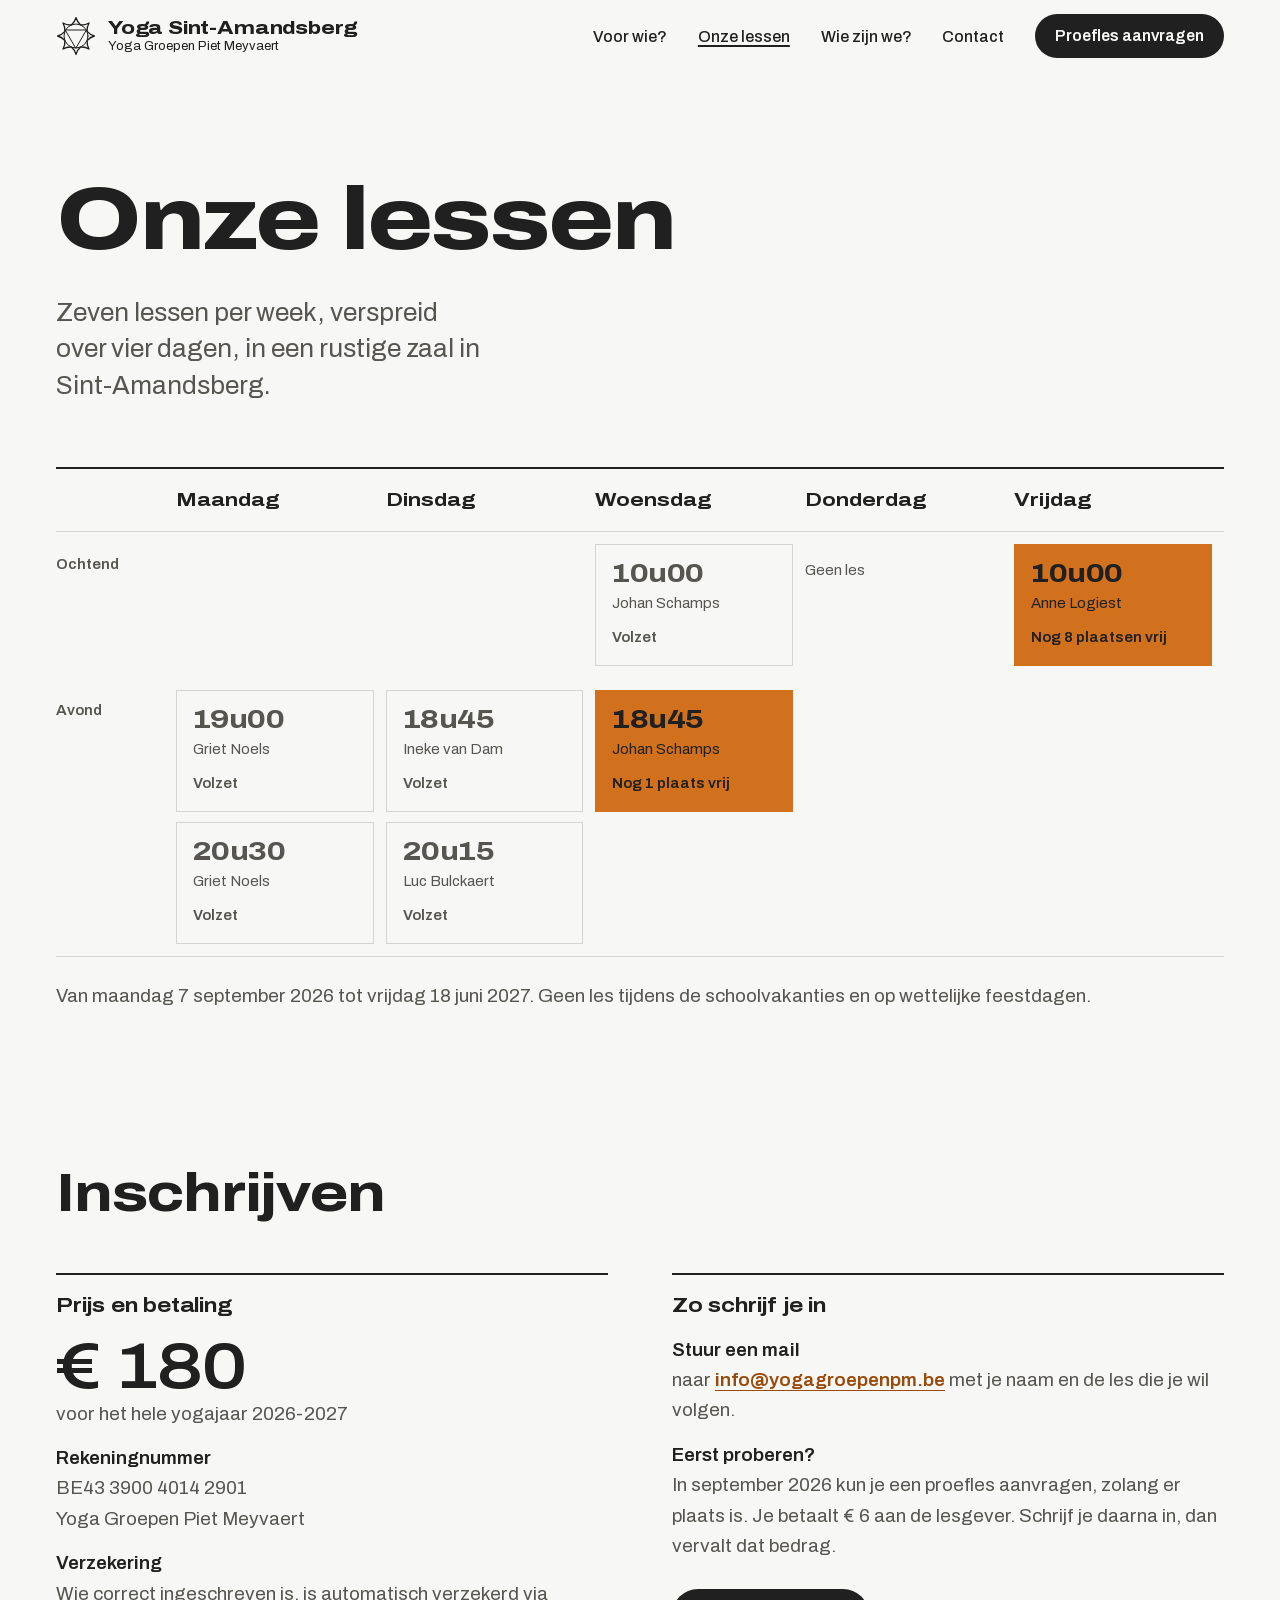
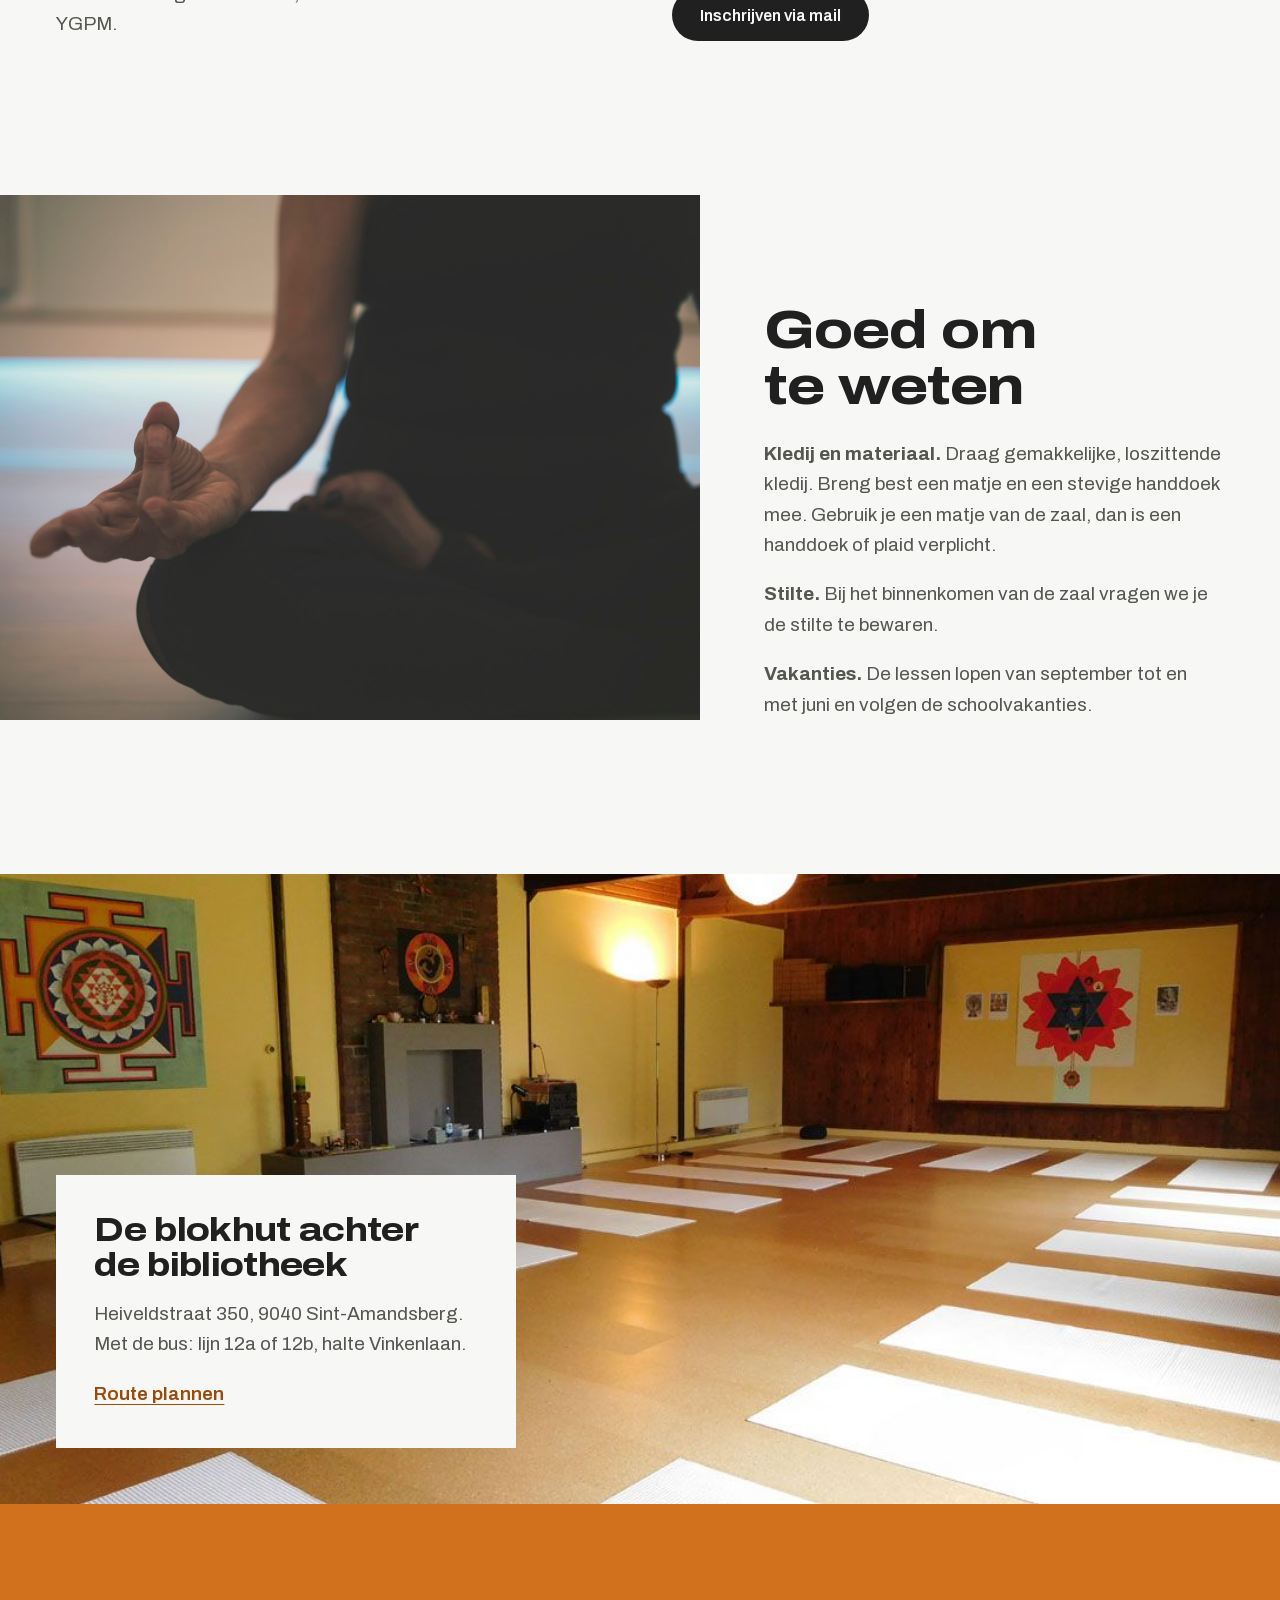
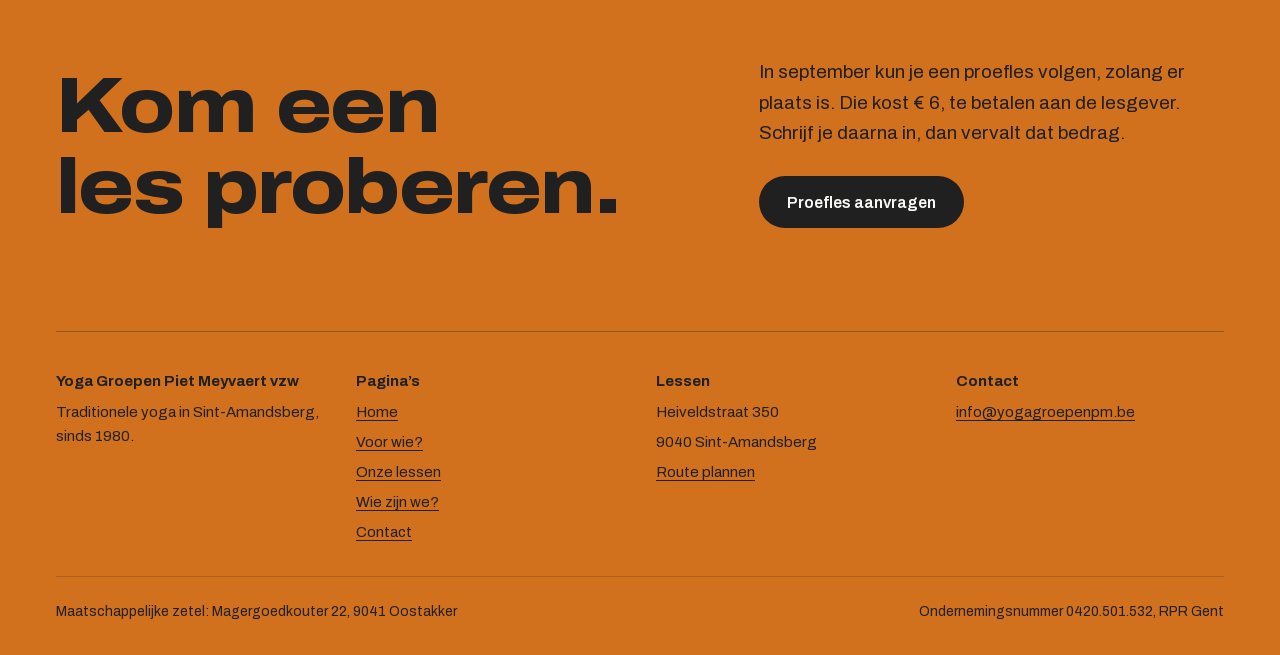
<file: site/onze-lessen/index.html>
<!doctype html>
<html lang="nl">
<head>
<meta charset="utf-8">
<meta name="viewport" content="width=device-width, initial-scale=1">
<title>Onze lessen | Yoga Sint-Amandsberg</title>
<meta name="description" content="Lesrooster 2026-2027, prijs, inschrijving en praktische info voor de yogalessen van YGPM in Sint-Amandsberg.">
<meta name="theme-color" content="#d1711d">
<link rel="icon" href="../assets/favicon.svg" type="image/svg+xml">
<link rel="preload" href="../assets/fonts/archivo-latin.woff2" as="font" type="font/woff2" crossorigin>
<link rel="stylesheet" href="../assets/styles.css">
</head>
<body>
<a class="skip" href="#main">Naar de inhoud</a>
<div class="scroll-sentinel" aria-hidden="true"></div>
<header class="site-header">
  <div class="wrap nav">
    <a class="brand" href="../"><svg width="40" height="40" viewBox="0 0 200 200" aria-hidden="true" fill="none" stroke="currentColor" stroke-linejoin="round" stroke-linecap="round">
<path d="M77.04 44.57 Q93.90 30.27 100 8 Q106.10 30.27 122.96 44.57 M122.96 44.57 Q145 46.38 165.05 34.95 Q153.62 55 155.43 77.04 M155.43 77.04 Q169.73 93.90 192 100 Q169.73 106.10 155.43 122.96 M155.43 122.96 Q153.62 145 165.05 165.05 Q145 153.62 122.96 155.43 M122.96 155.43 Q106.10 169.73 100 192 Q93.90 169.73 77.04 155.43 M77.04 155.43 Q55 153.62 34.95 165.05 Q46.38 145 44.57 122.96 M44.57 122.96 Q30.27 106.10 8 100 Q30.27 93.90 44.57 77.04 M44.57 77.04 Q46.38 55 34.95 34.95 Q55 46.38 77.04 44.57" stroke-width="7"/><circle cx="100" cy="100" r="60" stroke-width="5"/><path d="M48.04 70 L151.96 70 L100 160 Z" stroke-width="5"/></svg><span>Yoga Sint-Amandsberg<small>Yoga Groepen Piet Meyvaert</small></span></a>
    <nav aria-label="Hoofdmenu">
      <button class="menu-toggle" type="button" aria-expanded="false" aria-controls="menu">Menu</button>
      <ul class="menu" id="menu"><li><a href="../voor-wie/">Voor wie?</a></li><li><a href="../onze-lessen/" aria-current="page">Onze lessen</a></li><li><a href="../wie-zijn-we/">Wie zijn we?</a></li><li><a href="../contact/">Contact</a></li><li><a class="btn" href="mailto:info@yogagroepenpm.be?subject=Proefles%20aanvragen">Proefles aanvragen</a></li></ul>
    </nav>
  </div>
</header>
<main id="main">

<section class="page-head">
  <div class="wrap">
    <h1>Onze lessen</h1>
    <p class="lede">Zeven lessen per week, verspreid over vier dagen, in een rustige zaal in Sint-Amandsberg.</p>
  </div>
</section>

<section class="section" style="padding-top:0" aria-label="Lesrooster">
  <div class="wrap">
    <div class="week" role="list" aria-label="Lesrooster per dag">
<div class="week-day week-corner" aria-hidden="true"></div>
<div class="week-part" aria-hidden="true">Ochtend</div>
<div class="week-part week-row-end" aria-hidden="true">Avond</div>
<div class="week-day" role="listitem">Maandag</div>
<div class="week-cell is-empty"></div>
<div class="week-cell week-row-end"><div class="lesson is-full"><time>19u00</time><span class="who">Griet Noels</span><span class="status">Volzet</span></div><div class="lesson is-full"><time>20u30</time><span class="who">Griet Noels</span><span class="status">Volzet</span></div></div>
<div class="week-day" role="listitem">Dinsdag</div>
<div class="week-cell is-empty"></div>
<div class="week-cell week-row-end"><div class="lesson is-full"><time>18u45</time><span class="who">Ineke van Dam</span><span class="status">Volzet</span></div><div class="lesson is-full"><time>20u15</time><span class="who">Luc Bulckaert</span><span class="status">Volzet</span></div></div>
<div class="week-day" role="listitem">Woensdag</div>
<div class="week-cell"><div class="lesson is-full"><time>10u00</time><span class="who">Johan Schamps</span><span class="status">Volzet</span></div></div>
<div class="week-cell week-row-end"><div class="lesson is-open"><time>18u45</time><span class="who">Johan Schamps</span><span class="status">Nog 1 plaats vrij</span></div></div>
<div class="week-day is-empty-day" role="listitem">Donderdag</div>
<div class="week-cell is-empty"><span class="week-empty">Geen les</span></div>
<div class="week-cell is-empty week-row-end"></div>
<div class="week-day" role="listitem">Vrijdag</div>
<div class="week-cell"><div class="lesson is-open"><time>10u00</time><span class="who">Anne Logiest</span><span class="status">Nog 8 plaatsen vrij</span></div></div>
<div class="week-cell is-empty week-row-end"></div>
</div>
    <p class="week-note">Van maandag 7 september 2026 tot vrijdag 18 juni 2027. Geen les tijdens de schoolvakanties en op wettelijke feestdagen.</p>
  </div>
</section>

<section class="section" style="padding-top:0" aria-labelledby="inschrijven-title">
  <div class="wrap">
    <div class="section-head"><h2 id="inschrijven-title">Inschrijven</h2></div>
    <div class="facts">
      <div>
        <h3>Prijs en betaling</h3>
        <dl>
          <div><dt class="price">&euro;&nbsp;180</dt><dd>voor het hele yogajaar 2026-2027</dd></div>
          <div><dt>Rekeningnummer</dt><dd>BE43 3900 4014 2901<br>Yoga Groepen Piet Meyvaert</dd></div>
          <div><dt>Verzekering</dt><dd>Wie correct ingeschreven is, is automatisch verzekerd via YGPM.</dd></div>
        </dl>
      </div>
      <div>
        <h3>Zo schrijf je in</h3>
        <dl>
          <div><dt>Stuur een mail</dt><dd>naar <a class="accent-link" href="mailto:info@yogagroepenpm.be?subject=Inschrijving%20yogajaar%202026-2027">info@yogagroepenpm.be</a> met je naam en de les die je wil volgen.</dd></div>
          <div><dt>Eerst proberen?</dt><dd>In september 2026 kun je een proefles aanvragen, zolang er plaats is. Je betaalt &euro;&nbsp;6 aan de lesgever. Schrijf je daarna in, dan vervalt dat bedrag.</dd></div>
        </dl>
        <p style="margin-top:28px"><a class="btn" href="mailto:info@yogagroepenpm.be?subject=Inschrijving%20yogajaar%202026-2027">Inschrijven via mail</a></p>
      </div>
    </div>
  </div>
</section>

<section class="section" style="padding-top:0" id="praktisch" aria-labelledby="praktisch-title">
  <div class="wrap feature">
    <figure><img src="../assets/img/hands.jpg" alt="Handen rusten op de knie&euml;n in kleermakerszit" width="1400" height="1050" loading="lazy"></figure>
    <div class="feature-copy">
      <h2 id="praktisch-title">Goed om te weten</h2>
      <p><strong>Kledij en materiaal.</strong> Draag gemakkelijke, loszittende kledij. Breng best een matje en een stevige handdoek mee. Gebruik je een matje van de zaal, dan is een handdoek of plaid verplicht.</p>
      <p><strong>Stilte.</strong> Bij het binnenkomen van de zaal vragen we je de stilte te bewaren.</p>
      <p><strong>Vakanties.</strong> De lessen lopen van september tot en met juni en volgen de schoolvakanties.</p>
    </div>
  </div>
</section>

<section class="room" aria-labelledby="room-title">
  <img src="../assets/img/studio.jpg" alt="De yogazaal: kurkvloer, houten balken, gele muren en een rij witte matjes" width="1087" height="815" loading="lazy">
  <div class="room-card">
    <h2 id="room-title">De blokhut achter de bibliotheek</h2>
    <p>Heiveldstraat 350, 9040 Sint-Amandsberg. Met de bus: lijn 12a of 12b, halte Vinkenlaan.</p>
    <p><a class="accent-link" href="https://www.google.com/maps/search/?api=1&query=Heiveldstraat+350+9040+Sint-Amandsberg" target="_blank" rel="noopener">Route plannen</a></p>
  </div>
</section>

<section class="closing on-saffron" aria-labelledby="closing-title">
  <div class="wrap">
    <div class="closing-grid">
      <h2 id="closing-title">Kom een les proberen.</h2>
      <div>
        <p>In september kun je een proefles volgen, zolang er plaats is. Die kost &euro;&nbsp;6, te betalen aan de lesgever. Schrijf je daarna in, dan vervalt dat bedrag.</p>
        <a class="btn" href="mailto:info@yogagroepenpm.be?subject=Proefles%20aanvragen">Proefles aanvragen</a>
      </div>
    </div>
    <footer class="footer">
      <div><h3>Yoga Groepen Piet Meyvaert vzw</h3><p>Traditionele yoga in Sint-Amandsberg, sinds 1980.</p></div>
      <div><h3>Pagina&rsquo;s</h3><ul><li><a href="../">Home</a></li><li><a href="../voor-wie/">Voor wie?</a></li><li><a href="../onze-lessen/">Onze lessen</a></li><li><a href="../wie-zijn-we/">Wie zijn we?</a></li><li><a href="../contact/">Contact</a></li></ul></div>
      <div><h3>Lessen</h3><ul><li>Heiveldstraat 350</li><li>9040 Sint-Amandsberg</li><li><a href="https://www.google.com/maps/search/?api=1&query=Heiveldstraat+350+9040+Sint-Amandsberg" target="_blank" rel="noopener">Route plannen</a></li></ul></div>
      <div><h3>Contact</h3><ul><li><a href="mailto:info@yogagroepenpm.be">info@yogagroepenpm.be</a></li></ul></div>
      <div class="footer-legal"><span>Maatschappelijke zetel: Magergoedkouter 22, 9041 Oostakker</span><span>Ondernemingsnummer 0420.501.532, RPR Gent</span></div>
    </footer>
  </div>
</section>

</main>
<script src="../assets/main.js" defer></script>
</body>
</html>
</file>
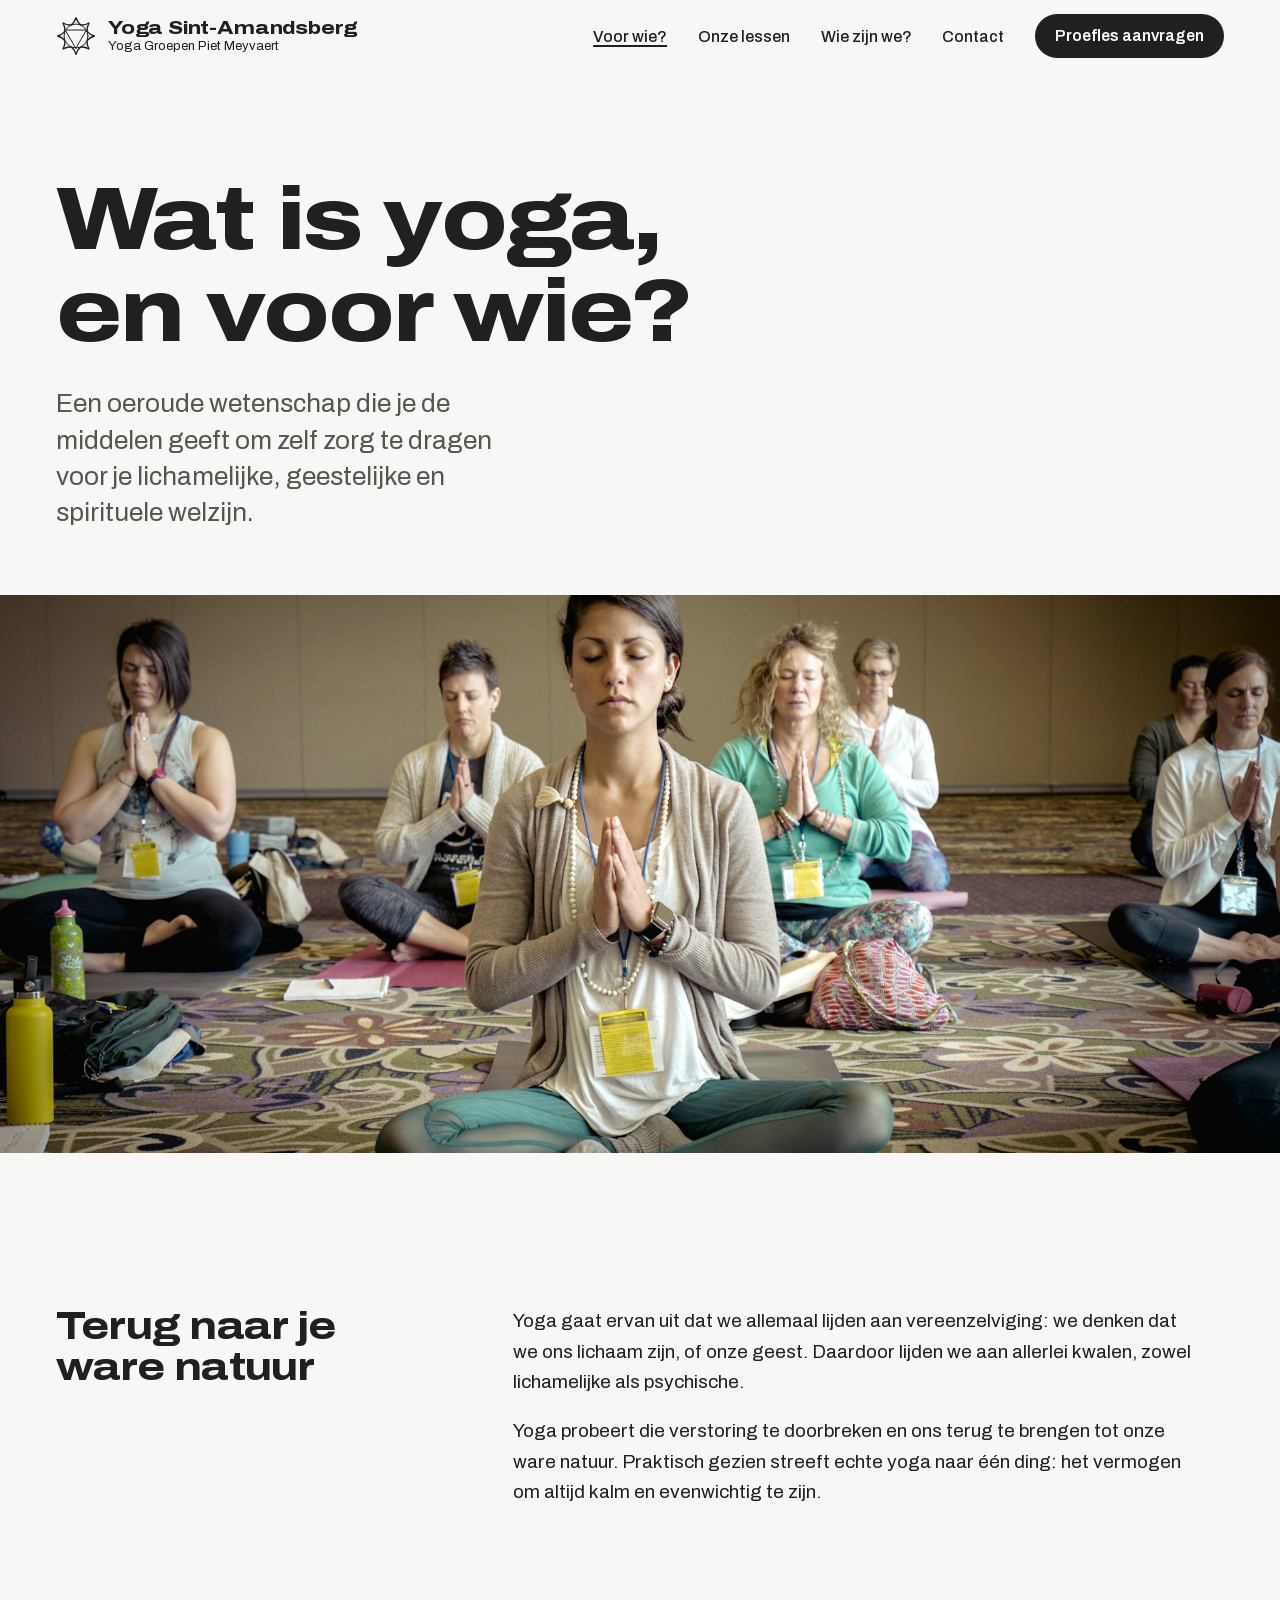
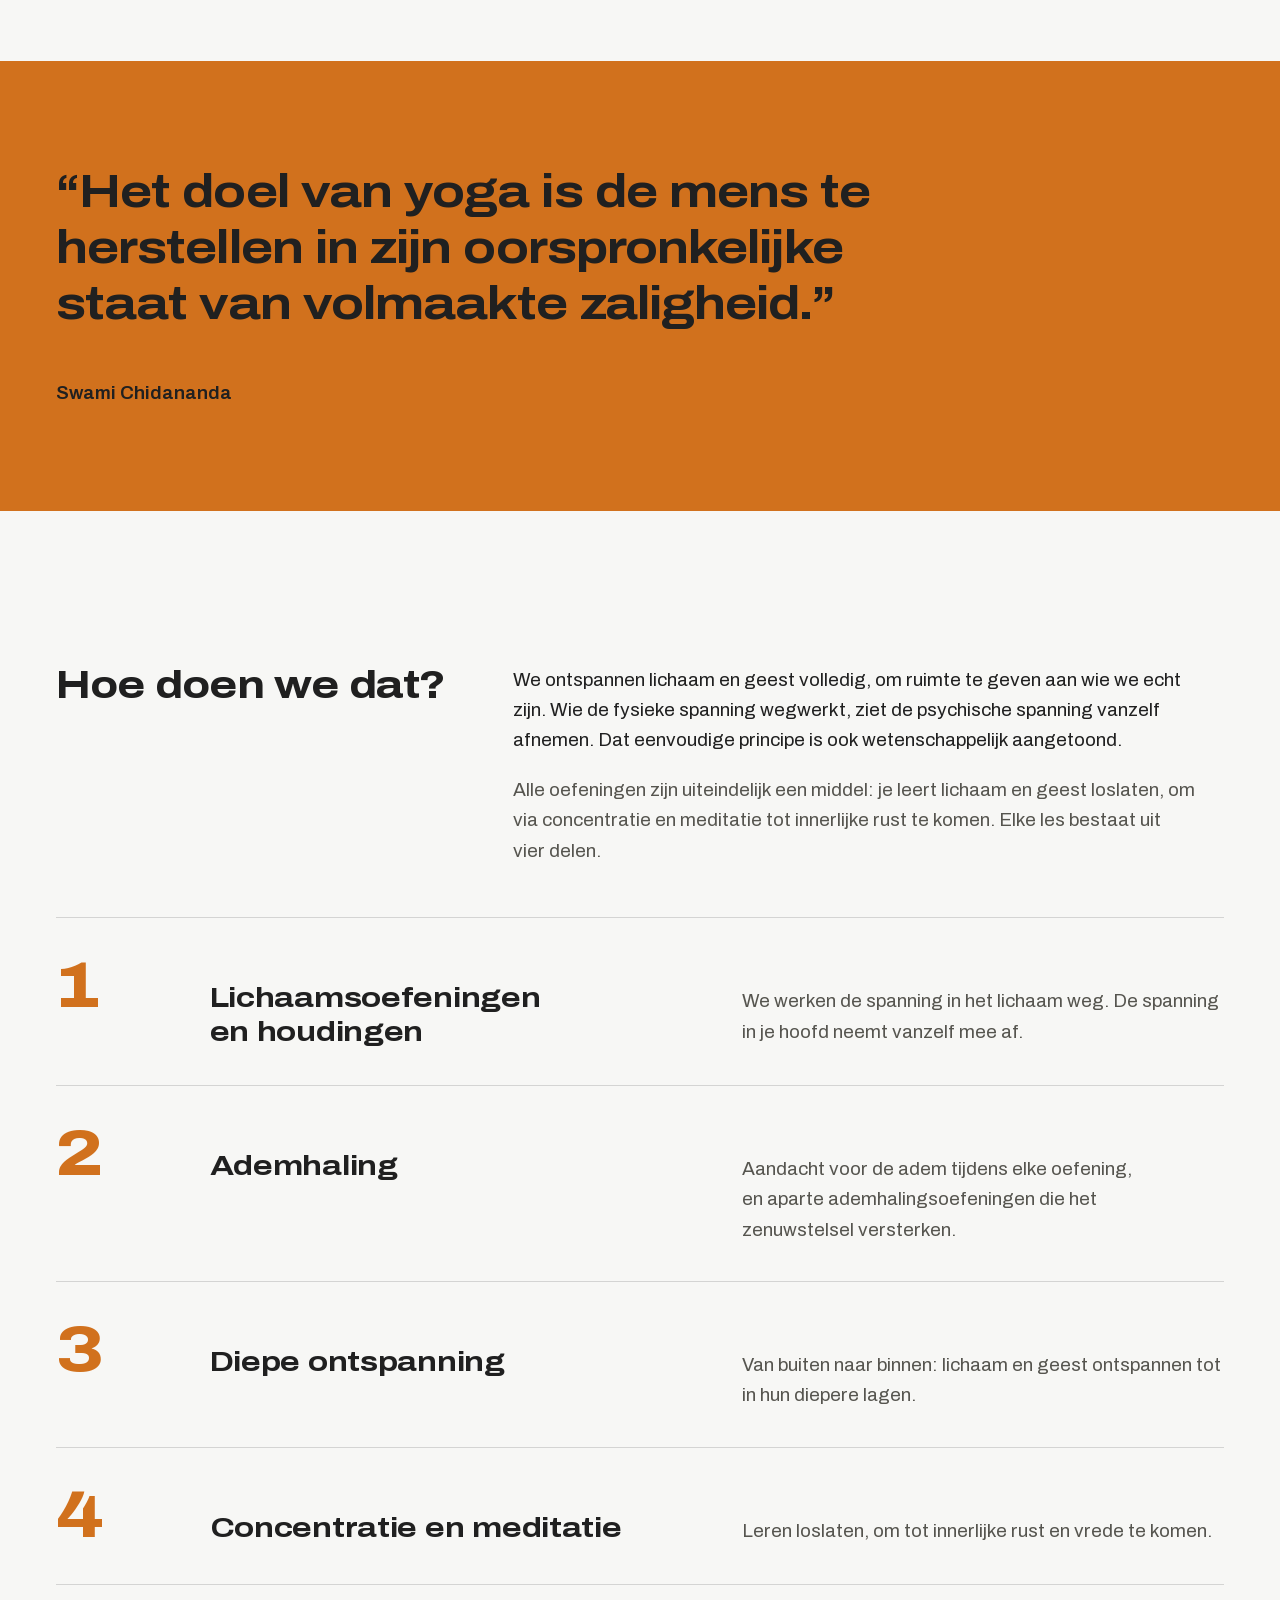
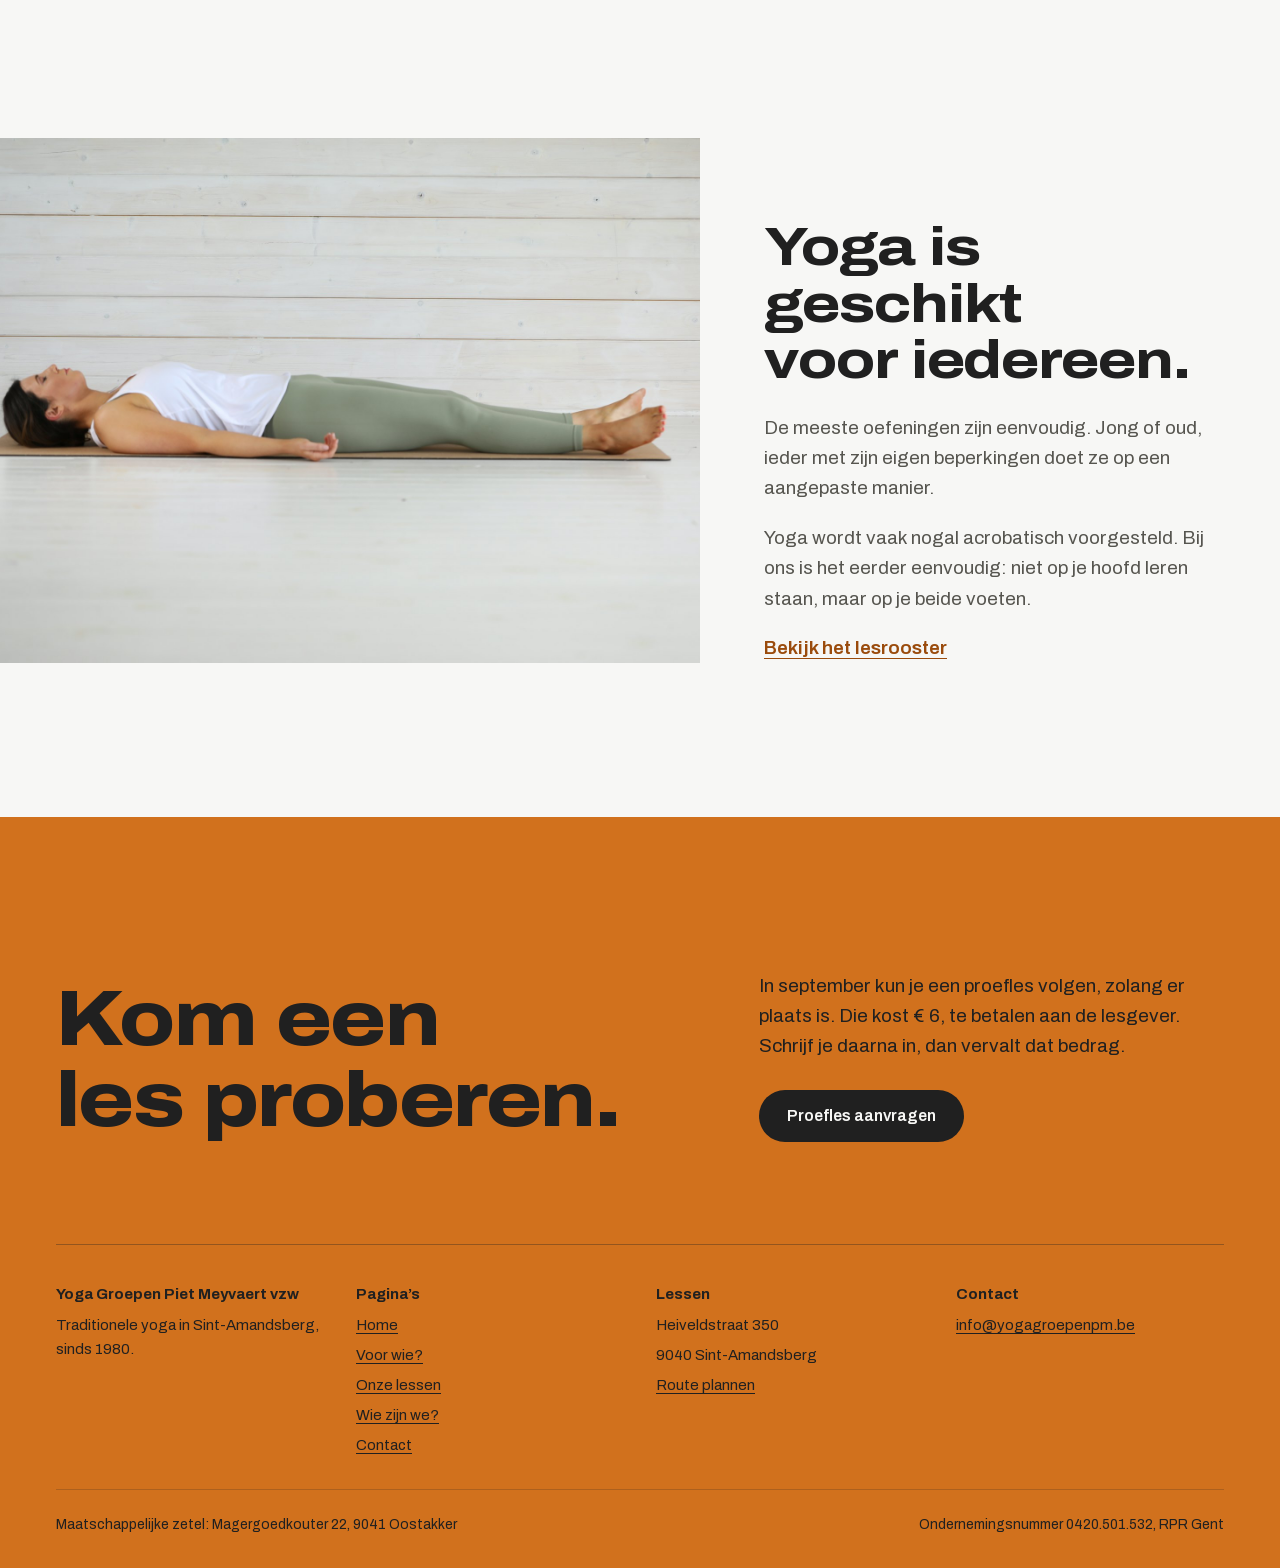
<file: site/voor-wie/index.html>
<!doctype html>
<html lang="nl">
<head>
<meta charset="utf-8">
<meta name="viewport" content="width=device-width, initial-scale=1">
<title>Wat is yoga, en voor wie? | Yoga Sint-Amandsberg</title>
<meta name="description" content="Traditionele yoga: lichaamshoudingen, ademhaling, diepe ontspanning en meditatie. Eenvoudig en geschikt voor iedereen, jong of oud.">
<meta name="theme-color" content="#d1711d">
<link rel="icon" href="../assets/favicon.svg" type="image/svg+xml">
<link rel="preload" href="../assets/fonts/archivo-latin.woff2" as="font" type="font/woff2" crossorigin>
<link rel="stylesheet" href="../assets/styles.css">
</head>
<body>
<a class="skip" href="#main">Naar de inhoud</a>
<div class="scroll-sentinel" aria-hidden="true"></div>
<header class="site-header">
  <div class="wrap nav">
    <a class="brand" href="../"><svg width="40" height="40" viewBox="0 0 200 200" aria-hidden="true" fill="none" stroke="currentColor" stroke-linejoin="round" stroke-linecap="round">
<path d="M77.04 44.57 Q93.90 30.27 100 8 Q106.10 30.27 122.96 44.57 M122.96 44.57 Q145 46.38 165.05 34.95 Q153.62 55 155.43 77.04 M155.43 77.04 Q169.73 93.90 192 100 Q169.73 106.10 155.43 122.96 M155.43 122.96 Q153.62 145 165.05 165.05 Q145 153.62 122.96 155.43 M122.96 155.43 Q106.10 169.73 100 192 Q93.90 169.73 77.04 155.43 M77.04 155.43 Q55 153.62 34.95 165.05 Q46.38 145 44.57 122.96 M44.57 122.96 Q30.27 106.10 8 100 Q30.27 93.90 44.57 77.04 M44.57 77.04 Q46.38 55 34.95 34.95 Q55 46.38 77.04 44.57" stroke-width="7"/><circle cx="100" cy="100" r="60" stroke-width="5"/><path d="M48.04 70 L151.96 70 L100 160 Z" stroke-width="5"/></svg><span>Yoga Sint-Amandsberg<small>Yoga Groepen Piet Meyvaert</small></span></a>
    <nav aria-label="Hoofdmenu">
      <button class="menu-toggle" type="button" aria-expanded="false" aria-controls="menu">Menu</button>
      <ul class="menu" id="menu"><li><a href="../voor-wie/" aria-current="page">Voor wie?</a></li><li><a href="../onze-lessen/">Onze lessen</a></li><li><a href="../wie-zijn-we/">Wie zijn we?</a></li><li><a href="../contact/">Contact</a></li><li><a class="btn" href="mailto:info@yogagroepenpm.be?subject=Proefles%20aanvragen">Proefles aanvragen</a></li></ul>
    </nav>
  </div>
</header>
<main id="main">

<section class="page-head">
  <div class="wrap">
    <h1>Wat is yoga, en voor wie?</h1>
    <p class="lede">Een oeroude wetenschap die je de middelen geeft om zelf zorg te dragen voor je lichamelijke, geestelijke en spirituele welzijn.</p>
  </div>
</section>

<figure class="wide-photo"><img src="../assets/img/group-meditation.jpg" alt="Een groep mensen van verschillende leeftijden mediteert met de handen voor de borst" width="1800" height="1012"></figure>

<section class="section">
  <div class="wrap prose-grid">
    <h2>Terug naar je ware natuur</h2>
    <div class="measure">
      <p>Yoga gaat ervan uit dat we allemaal lijden aan vereenzelviging: we denken dat we ons lichaam zijn, of onze geest. Daardoor lijden we aan allerlei kwalen, zowel lichamelijke als psychische.</p>
      <p>Yoga probeert die verstoring te doorbreken en ons terug te brengen tot onze ware natuur. Praktisch gezien streeft echte yoga naar &eacute;&eacute;n ding: het vermogen om altijd kalm en evenwichtig te zijn.</p>
    </div>
  </div>
</section>

<section class="statement on-saffron">
  <div class="wrap">
    <blockquote>
      <p>&ldquo;Het doel van yoga is de mens te herstellen in zijn oorspronkelijke staat van volmaakte zaligheid.&rdquo;</p>
      <cite>Swami Chidananda</cite>
    </blockquote>
  </div>
</section>

<section class="section">
  <div class="wrap">
    <div class="prose-grid" style="margin-bottom:var(--space-m)">
      <h2>Hoe doen we dat?</h2>
      <div class="measure">
        <p>We ontspannen lichaam en geest volledig, om ruimte te geven aan wie we echt zijn. Wie de fysieke spanning wegwerkt, ziet de psychische spanning vanzelf afnemen. Dat eenvoudige principe is ook wetenschappelijk aangetoond.</p>
        <p class="muted">Alle oefeningen zijn uiteindelijk een middel: je leert lichaam en geest loslaten, om via concentratie en meditatie tot innerlijke rust te komen. Elke les bestaat uit vier delen.</p>
      </div>
    </div>
    <ol class="sequence"><li><h3>Lichaamsoefeningen en houdingen</h3><p>We werken de spanning in het lichaam weg. De spanning in je hoofd neemt vanzelf mee af.</p></li><li><h3>Ademhaling</h3><p>Aandacht voor de adem tijdens elke oefening, en aparte ademhalingsoefeningen die het zenuwstelsel versterken.</p></li><li><h3>Diepe ontspanning</h3><p>Van buiten naar binnen: lichaam en geest ontspannen tot in hun diepere lagen.</p></li><li><h3>Concentratie en meditatie</h3><p>Leren loslaten, om tot innerlijke rust en vrede te komen.</p></li></ol>
  </div>
</section>

<section class="section" style="padding-top:0" id="voor-wie">
  <div class="wrap feature">
    <figure><img src="../assets/img/relaxation.jpg" alt="Iemand ligt ontspannen op de rug op een yogamat" width="1800" height="1200" loading="lazy"></figure>
    <div class="feature-copy">
      <h2>Yoga is geschikt voor iedereen.</h2>
      <p>De meeste oefeningen zijn eenvoudig. Jong of oud, ieder met zijn eigen beperkingen doet ze op een aangepaste manier.</p>
      <p>Yoga wordt vaak nogal acrobatisch voorgesteld. Bij ons is het eerder eenvoudig: niet op je hoofd leren staan, maar op je beide voeten.</p>
      <p><a class="accent-link" href="../onze-lessen/">Bekijk het lesrooster</a></p>
    </div>
  </div>
</section>

<section class="closing on-saffron" aria-labelledby="closing-title">
  <div class="wrap">
    <div class="closing-grid">
      <h2 id="closing-title">Kom een les proberen.</h2>
      <div>
        <p>In september kun je een proefles volgen, zolang er plaats is. Die kost &euro;&nbsp;6, te betalen aan de lesgever. Schrijf je daarna in, dan vervalt dat bedrag.</p>
        <a class="btn" href="mailto:info@yogagroepenpm.be?subject=Proefles%20aanvragen">Proefles aanvragen</a>
      </div>
    </div>
    <footer class="footer">
      <div><h3>Yoga Groepen Piet Meyvaert vzw</h3><p>Traditionele yoga in Sint-Amandsberg, sinds 1980.</p></div>
      <div><h3>Pagina&rsquo;s</h3><ul><li><a href="../">Home</a></li><li><a href="../voor-wie/">Voor wie?</a></li><li><a href="../onze-lessen/">Onze lessen</a></li><li><a href="../wie-zijn-we/">Wie zijn we?</a></li><li><a href="../contact/">Contact</a></li></ul></div>
      <div><h3>Lessen</h3><ul><li>Heiveldstraat 350</li><li>9040 Sint-Amandsberg</li><li><a href="https://www.google.com/maps/search/?api=1&query=Heiveldstraat+350+9040+Sint-Amandsberg" target="_blank" rel="noopener">Route plannen</a></li></ul></div>
      <div><h3>Contact</h3><ul><li><a href="mailto:info@yogagroepenpm.be">info@yogagroepenpm.be</a></li></ul></div>
      <div class="footer-legal"><span>Maatschappelijke zetel: Magergoedkouter 22, 9041 Oostakker</span><span>Ondernemingsnummer 0420.501.532, RPR Gent</span></div>
    </footer>
  </div>
</section>

</main>
<script src="../assets/main.js" defer></script>
</body>
</html>
</file>
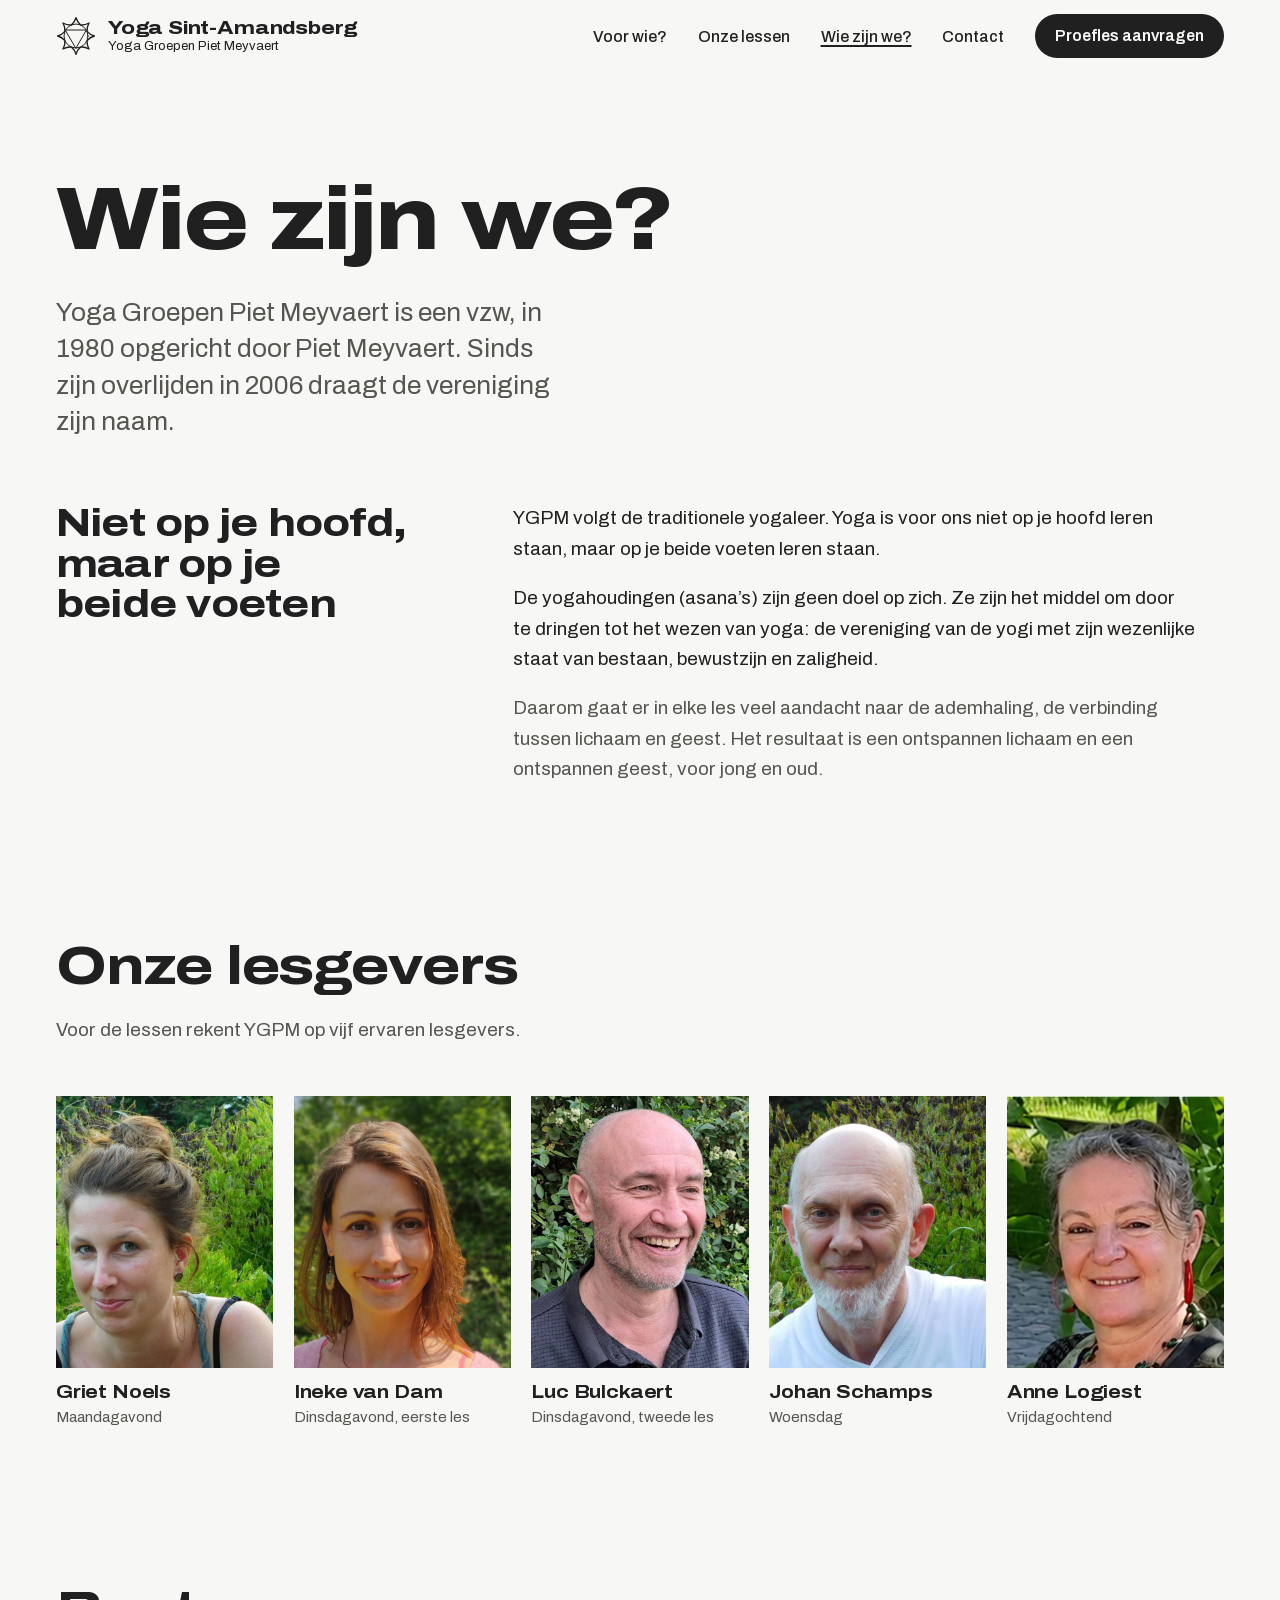
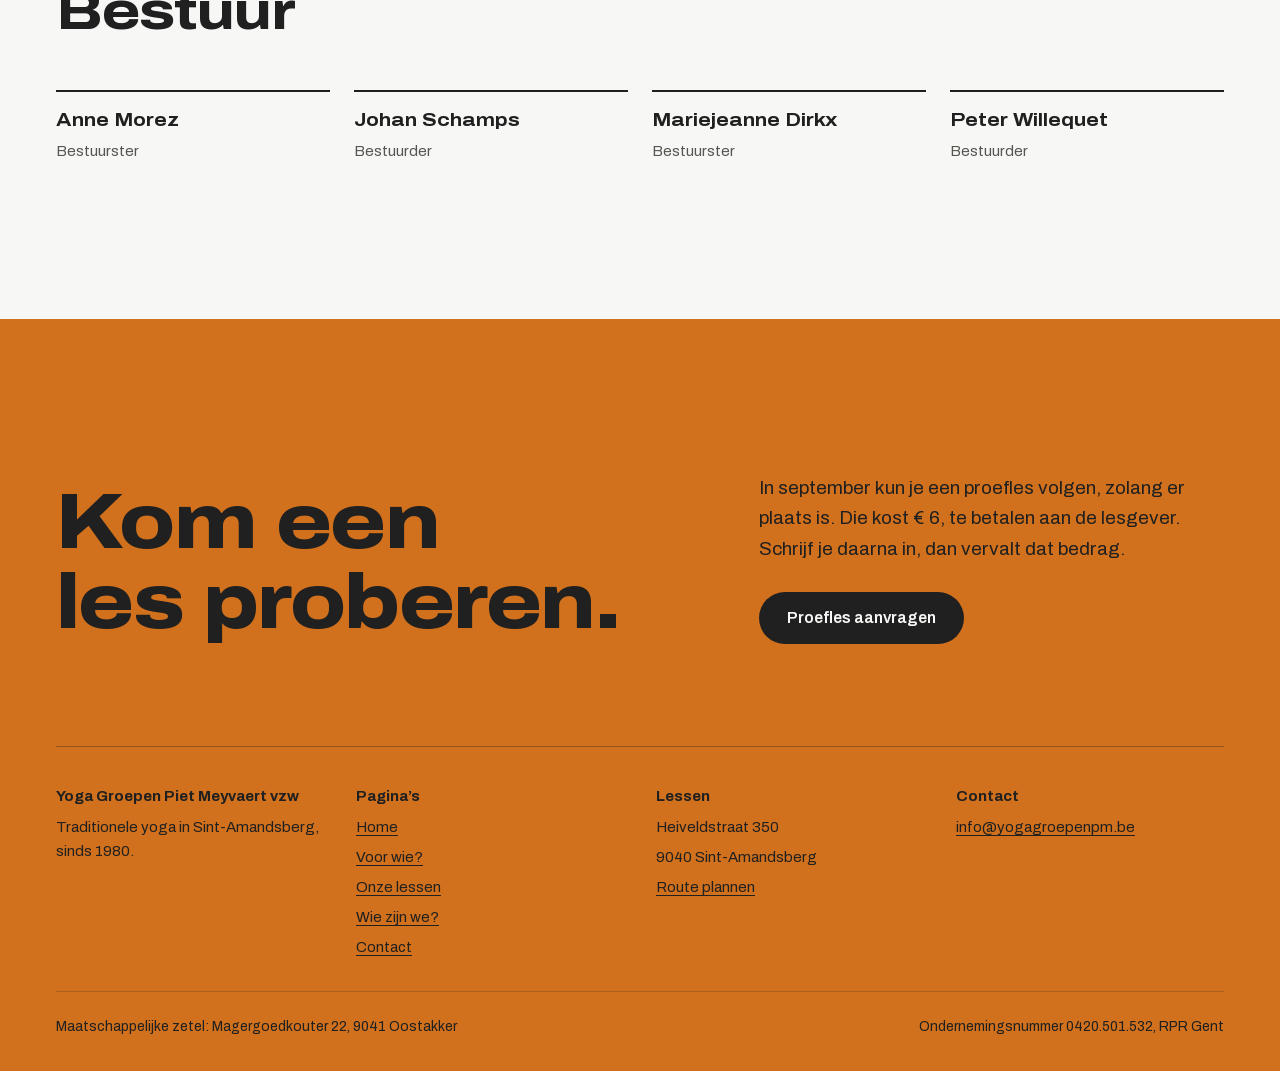
<file: site/wie-zijn-we/index.html>
<!doctype html>
<html lang="nl">
<head>
<meta charset="utf-8">
<meta name="viewport" content="width=device-width, initial-scale=1">
<title>Wie zijn we? | Yoga Sint-Amandsberg</title>
<meta name="description" content="Yoga Groepen Piet Meyvaert werd in 1980 opgericht. Maak kennis met onze vijf lesgevers en het bestuur.">
<meta name="theme-color" content="#d1711d">
<link rel="icon" href="../assets/favicon.svg" type="image/svg+xml">
<link rel="preload" href="../assets/fonts/archivo-latin.woff2" as="font" type="font/woff2" crossorigin>
<link rel="stylesheet" href="../assets/styles.css">
</head>
<body>
<a class="skip" href="#main">Naar de inhoud</a>
<div class="scroll-sentinel" aria-hidden="true"></div>
<header class="site-header">
  <div class="wrap nav">
    <a class="brand" href="../"><svg width="40" height="40" viewBox="0 0 200 200" aria-hidden="true" fill="none" stroke="currentColor" stroke-linejoin="round" stroke-linecap="round">
<path d="M77.04 44.57 Q93.90 30.27 100 8 Q106.10 30.27 122.96 44.57 M122.96 44.57 Q145 46.38 165.05 34.95 Q153.62 55 155.43 77.04 M155.43 77.04 Q169.73 93.90 192 100 Q169.73 106.10 155.43 122.96 M155.43 122.96 Q153.62 145 165.05 165.05 Q145 153.62 122.96 155.43 M122.96 155.43 Q106.10 169.73 100 192 Q93.90 169.73 77.04 155.43 M77.04 155.43 Q55 153.62 34.95 165.05 Q46.38 145 44.57 122.96 M44.57 122.96 Q30.27 106.10 8 100 Q30.27 93.90 44.57 77.04 M44.57 77.04 Q46.38 55 34.95 34.95 Q55 46.38 77.04 44.57" stroke-width="7"/><circle cx="100" cy="100" r="60" stroke-width="5"/><path d="M48.04 70 L151.96 70 L100 160 Z" stroke-width="5"/></svg><span>Yoga Sint-Amandsberg<small>Yoga Groepen Piet Meyvaert</small></span></a>
    <nav aria-label="Hoofdmenu">
      <button class="menu-toggle" type="button" aria-expanded="false" aria-controls="menu">Menu</button>
      <ul class="menu" id="menu"><li><a href="../voor-wie/">Voor wie?</a></li><li><a href="../onze-lessen/">Onze lessen</a></li><li><a href="../wie-zijn-we/" aria-current="page">Wie zijn we?</a></li><li><a href="../contact/">Contact</a></li><li><a class="btn" href="mailto:info@yogagroepenpm.be?subject=Proefles%20aanvragen">Proefles aanvragen</a></li></ul>
    </nav>
  </div>
</header>
<main id="main">

<section class="page-head">
  <div class="wrap">
    <h1>Wie zijn we?</h1>
    <p class="lede">Yoga Groepen Piet Meyvaert is een vzw, in 1980 opgericht door Piet Meyvaert. Sinds zijn overlijden in 2006 draagt de vereniging zijn naam.</p>
  </div>
</section>

<section class="section" style="padding-top:0">
  <div class="wrap prose-grid">
    <h2>Niet op je hoofd, maar op je beide voeten</h2>
    <div class="measure">
      <p>YGPM volgt de traditionele yogaleer. Yoga is voor ons niet op je hoofd leren staan, maar op je beide voeten leren staan.</p>
      <p>De yogahoudingen (asana&rsquo;s) zijn geen doel op zich. Ze zijn het middel om door te dringen tot het wezen van yoga: de vereniging van de yogi met zijn wezenlijke staat van bestaan, bewustzijn en zaligheid.</p>
      <p class="muted">Daarom gaat er in elke les veel aandacht naar de ademhaling, de verbinding tussen lichaam en geest. Het resultaat is een ontspannen lichaam en een ontspannen geest, voor jong en oud.</p>
    </div>
  </div>
</section>

<section class="section" style="padding-top:0" aria-labelledby="team-title">
  <div class="wrap">
    <div class="section-head">
      <h2 id="team-title">Onze lesgevers</h2>
      <p>Voor de lessen rekent YGPM op vijf ervaren lesgevers.</p>
    </div>
    <ul class="team"><li><img src="../assets/img/teacher-griet.jpg" alt="Portret van Griet Noels" width="640" height="800" loading="lazy"><h3>Griet Noels</h3><p>Maandagavond</p></li><li><img src="../assets/img/teacher-ineke.jpg" alt="Portret van Ineke van Dam" width="640" height="800" loading="lazy"><h3>Ineke van Dam</h3><p>Dinsdagavond, eerste les</p></li><li><img src="../assets/img/teacher-luc.jpg" alt="Portret van Luc Bulckaert" width="640" height="800" loading="lazy"><h3>Luc Bulckaert</h3><p>Dinsdagavond, tweede les</p></li><li><img src="../assets/img/teacher-johan.jpg" alt="Portret van Johan Schamps" width="640" height="800" loading="lazy"><h3>Johan Schamps</h3><p>Woensdag</p></li><li><img src="../assets/img/teacher-anne.jpg" alt="Portret van Anne Logiest" width="640" height="800" loading="lazy"><h3>Anne Logiest</h3><p>Vrijdagochtend</p></li></ul>
  </div>
</section>

<section class="section" style="padding-top:0" aria-labelledby="bestuur-title">
  <div class="wrap">
    <div class="section-head"><h2 id="bestuur-title">Bestuur</h2></div>
    <ul class="board">
      <li><strong>Anne Morez</strong><span>Bestuurster</span></li>
      <li><strong>Johan Schamps</strong><span>Bestuurder</span></li>
      <li><strong>Mariejeanne Dirkx</strong><span>Bestuurster</span></li>
      <li><strong>Peter Willequet</strong><span>Bestuurder</span></li>
    </ul>
  </div>
</section>

<section class="closing on-saffron" aria-labelledby="closing-title">
  <div class="wrap">
    <div class="closing-grid">
      <h2 id="closing-title">Kom een les proberen.</h2>
      <div>
        <p>In september kun je een proefles volgen, zolang er plaats is. Die kost &euro;&nbsp;6, te betalen aan de lesgever. Schrijf je daarna in, dan vervalt dat bedrag.</p>
        <a class="btn" href="mailto:info@yogagroepenpm.be?subject=Proefles%20aanvragen">Proefles aanvragen</a>
      </div>
    </div>
    <footer class="footer">
      <div><h3>Yoga Groepen Piet Meyvaert vzw</h3><p>Traditionele yoga in Sint-Amandsberg, sinds 1980.</p></div>
      <div><h3>Pagina&rsquo;s</h3><ul><li><a href="../">Home</a></li><li><a href="../voor-wie/">Voor wie?</a></li><li><a href="../onze-lessen/">Onze lessen</a></li><li><a href="../wie-zijn-we/">Wie zijn we?</a></li><li><a href="../contact/">Contact</a></li></ul></div>
      <div><h3>Lessen</h3><ul><li>Heiveldstraat 350</li><li>9040 Sint-Amandsberg</li><li><a href="https://www.google.com/maps/search/?api=1&query=Heiveldstraat+350+9040+Sint-Amandsberg" target="_blank" rel="noopener">Route plannen</a></li></ul></div>
      <div><h3>Contact</h3><ul><li><a href="mailto:info@yogagroepenpm.be">info@yogagroepenpm.be</a></li></ul></div>
      <div class="footer-legal"><span>Maatschappelijke zetel: Magergoedkouter 22, 9041 Oostakker</span><span>Ondernemingsnummer 0420.501.532, RPR Gent</span></div>
    </footer>
  </div>
</section>

</main>
<script src="../assets/main.js" defer></script>
</body>
</html>
</file>
<file: site/assets/styles.css>
/* YGPM, Yoga Sint-Amandsberg
   Brand: the saffron of the original banner, one grotesk (Archivo), one signature moment (the lotus + sun).
   Radius rule: interactive elements are pills, surfaces and images are square. */

@font-face {
  font-family: "Archivo";
  src: url("fonts/archivo-latin.woff2") format("woff2");
  font-weight: 100 900; font-stretch: 62% 125%; font-display: swap;
  unicode-range: U+0000-00FF, U+0131, U+0152-0153, U+02BB-02BC, U+02C6, U+02DA, U+02DC, U+0304, U+0308, U+0329, U+2000-206F, U+20AC, U+2122, U+2191, U+2193, U+2212, U+2215, U+FEFF, U+FFFD;
}
@font-face {
  font-family: "Archivo";
  src: url("fonts/archivo-latin-ext.woff2") format("woff2");
  font-weight: 100 900; font-stretch: 62% 125%; font-display: swap;
  unicode-range: U+0100-02BA, U+02BD-02C5, U+02C7-02CC, U+02CE-02D7, U+02DD-02FF, U+1E00-1E9F, U+20A0-20AB, U+20AD-20C0, U+2C60-2C7F, U+A720-A7FF;
}

:root {
  --saffron: #d1711d;
  --saffron-text: #9a4b0c;   /* saffron dark enough for text on the light background */
  --sun: #f6f382;
  --bg: #f7f7f5;
  --bg-2: #ececea;
  --ink: #202020;
  --ink-2: #56554f;
  --line: rgb(32 32 32 / 0.16);
  --on-saffron: #202020;

  --font: "Archivo", "Helvetica Neue", Arial, sans-serif;
  --wide: 118%;
  --wrap: 1280px;
  --gutter: clamp(20px, 4.5vw, 56px);
  --space-xl: clamp(96px, 12vw, 168px);
  --space-l: clamp(64px, 8vw, 112px);
  --space-m: clamp(32px, 4vw, 56px);
  --ease: cubic-bezier(0.16, 1, 0.3, 1);

  --z-header: 20;
  --z-menu: 30;
  --z-skip: 40;
}

@media (prefers-color-scheme: dark) {
  :root {
    --bg: #171716;
    --bg-2: #222220;
    --ink: #ededea;
    --ink-2: #b4b3ad;
    --line: rgb(237 237 234 / 0.16);
    --saffron-text: #eb9a55;
  }
}

*, *::before, *::after { box-sizing: border-box; }
html { -webkit-text-size-adjust: 100%; }
body {
  margin: 0;
  background: var(--bg);
  color: var(--ink);
  font-family: var(--font);
  font-size: clamp(1.0625rem, 0.35vw + 0.98rem, 1.1875rem);
  line-height: 1.6;
  -webkit-font-smoothing: antialiased;
}
img { display: block; max-width: 100%; height: auto; }
a { color: inherit; text-underline-offset: 0.2em; text-decoration-thickness: 1px; }
a:hover { text-decoration-thickness: 2px; }
p { margin: 0 0 1em; text-wrap: pretty; }
p:last-child { margin-bottom: 0; }
::selection { background: var(--sun); color: #202020; }
:focus-visible { outline: 3px solid var(--ink); outline-offset: 3px; }

.wrap { max-width: var(--wrap); margin-inline: auto; padding-inline: var(--gutter); }
.measure { max-width: 62ch; }

/* ---------- Type ---------- */
h1, h2, h3, .display {
  margin: 0;
  font-stretch: var(--wide);
  letter-spacing: -0.02em;
  text-wrap: balance;
}
h1 { font-size: clamp(2.75rem, 7vw, 6rem); font-weight: 800; line-height: 1.02; }
h2 { font-size: clamp(2rem, 4.2vw, 3.5rem); font-weight: 750; line-height: 1.05; }
h3 { font-size: clamp(1.25rem, 1.4vw, 1.5rem); font-weight: 700; line-height: 1.2; letter-spacing: -0.01em; }
.lede { font-size: clamp(1.25rem, 1vw + 0.9rem, 1.625rem); line-height: 1.4; max-width: 34ch; }
.small { font-size: 0.875rem; }
.muted { color: var(--ink-2); }

/* ---------- Buttons & links ---------- */
.btn {
  display: inline-flex; align-items: center; justify-content: center;
  min-height: 52px; padding: 0 28px; border-radius: 999px;
  background: var(--ink); color: var(--bg);
  font-weight: 600; font-size: 1rem; text-decoration: none; white-space: nowrap;
  transition: transform 0.2s var(--ease), background-color 0.2s var(--ease);
}
.btn:hover { background: var(--saffron-text); }
.btn:active { transform: translateY(1px) scale(0.99); }
.on-saffron .btn { background: #202020; color: #f7f7f5; }
.on-saffron .btn:hover { background: #3a3a3a; }
.text-link { font-weight: 600; }
.accent-link { color: var(--saffron-text); font-weight: 600; }

/* ---------- Header ---------- */
.skip { position: absolute; left: -9999px; top: 12px; z-index: var(--z-skip); background: var(--ink); color: var(--bg); padding: 10px 16px; }
.skip:focus { left: 12px; }

.site-header {
  position: sticky; top: 0; z-index: var(--z-header);
  background: var(--bg); color: var(--ink);
  transition: background-color 0.3s var(--ease), box-shadow 0.3s var(--ease);
}
.site-header.is-over-hero { background: var(--saffron); color: var(--on-saffron); }
.site-header.is-stuck { box-shadow: 0 1px 0 var(--line); }
.nav { display: flex; align-items: center; justify-content: space-between; gap: 24px; height: 72px; }
.brand { display: flex; align-items: center; gap: 12px; text-decoration: none; font-weight: 750; font-stretch: var(--wide); letter-spacing: -0.01em; line-height: 1.1; }
.brand svg { width: 40px; height: 40px; flex: none; }
.brand small { display: block; font-weight: 400; font-stretch: 100%; font-size: 0.8125rem; letter-spacing: 0; }
.menu { display: flex; align-items: center; gap: clamp(16px, 2.4vw, 32px); margin: 0; padding: 0; list-style: none; }
.menu a:not(.btn) { text-decoration: none; font-weight: 500; font-size: 1rem; padding: 8px 0; }
.menu a:not(.btn):hover, .menu a[aria-current="page"] { text-decoration: underline; text-decoration-thickness: 2px; }
.menu .btn { min-height: 44px; padding: 0 20px; }
.is-over-hero .menu .btn { background: #202020; color: #f7f7f5; }
.menu-toggle { display: none; min-height: 44px; padding: 0 18px; border-radius: 999px; border: 1.5px solid currentColor; background: none; color: inherit; font: inherit; font-weight: 600; cursor: pointer; }

@media (max-width: 900px) {
  .menu-toggle { display: inline-flex; align-items: center; }
  .menu {
    position: fixed; inset: 72px 0 0; z-index: var(--z-menu);
    flex-direction: column; align-items: stretch; gap: 0;
    padding: 16px var(--gutter) 40px; background: var(--saffron); color: #202020;
    visibility: hidden; opacity: 0; transition: opacity 0.25s var(--ease), visibility 0s 0.25s;
  }
  .menu-open .menu { visibility: visible; opacity: 1; transition-delay: 0s; }
  .menu a:not(.btn) { display: block; font-size: 2rem; font-weight: 750; font-stretch: var(--wide); padding: 14px 0; border-bottom: 1px solid rgb(32 32 32 / 0.2); }
  .menu li:last-child { margin-top: 28px; }
  .menu .btn { width: 100%; min-height: 56px; background: #202020; color: #f7f7f5; }
  body.menu-open { overflow: hidden; }
}

/* ---------- Hero: the signature ---------- */
.hero {
  position: relative; overflow: hidden; isolation: isolate;
  background: var(--saffron); color: var(--on-saffron);
  min-height: min(calc(100dvh - 72px), 920px);
  display: flex; align-items: center;
  padding-block: clamp(48px, 7vw, 96px);
}
.hero .wrap { width: 100%; }
.hero-copy { position: relative; z-index: 1; }
.hero h1 { font-size: clamp(3rem, 8vw, 6rem); max-width: 10ch; }
.hero p { font-size: clamp(1.125rem, 0.8vw + 0.9rem, 1.375rem); max-width: 30ch; margin-top: 28px; }
.hero-actions { display: flex; flex-wrap: wrap; align-items: center; gap: 16px 28px; margin-top: 40px; }
.hero-actions .text-link { color: #202020; }

.hero-art {
  position: absolute; z-index: -1;
  --art: min(92vh, 78vw, 1000px);
  width: var(--art); aspect-ratio: 1;
  right: calc(var(--art) * -0.24); top: 50%; translate: 0 -50%;
  color: #202020; pointer-events: none;
}
.hero-art .sun {
  position: absolute; inset: 30%; border-radius: 50%;
  background: radial-gradient(circle, var(--sun) 0%, rgb(246 243 130 / 0.75) 38%, rgb(246 243 130 / 0) 70%);
  animation: sunrise 2.4s var(--ease) 0.3s both;
}
.hero-art svg { position: absolute; inset: 0; width: 100%; height: 100%; overflow: visible; }
.hero-art .draw { stroke-dasharray: 1; stroke-dashoffset: 1; animation: draw 2.6s var(--ease) forwards; }
.hero-art .d1 { animation-delay: 0.1s; }
.hero-art .d2 { animation-delay: 0.5s; }
.hero-art .d3 { animation-delay: 0.9s; }
.hero-art .d4 { animation-delay: 1.2s; }
@keyframes draw { to { stroke-dashoffset: 0; } }
@keyframes sunrise { from { opacity: 0; transform: translateY(12%) scale(0.85); } to { opacity: 1; transform: none; } }

@media (max-width: 760px) {
  .hero { display: block; min-height: 0; padding-top: 0; }
  .hero-art { position: relative; right: auto; top: auto; translate: none; width: 108vw; margin: -14vw -44vw 2vw auto; }
}
@media (max-width: 420px) {
  .brand { gap: 10px; font-size: 0.9375rem; white-space: nowrap; }
  .brand svg { width: 34px; height: 34px; }
  .brand small { font-size: 0.75rem; }
}

/* ---------- Sections ---------- */
.section { padding-block: var(--space-xl); }
.section-head { margin-bottom: var(--space-m); }
.section-head p { margin-top: 20px; color: var(--ink-2); max-width: 52ch; }

/* ---------- Week grid ---------- */
.week { display: grid; grid-template-columns: 7.5rem repeat(5, minmax(0, 1fr)); grid-template-rows: auto auto auto; grid-auto-flow: column; border-top: 2px solid var(--ink); }
.week-day, .week-part { font-weight: 700; font-stretch: var(--wide); padding: 16px 12px 16px 0; }
.week-day { border-bottom: 1px solid var(--line); }
.week-part { color: var(--ink-2); font-weight: 600; font-stretch: 100%; font-size: 0.9375rem; padding-top: 20px; }
.week-cell { padding: 12px 12px 12px 0; display: grid; gap: 10px; align-content: start; min-height: 132px; }
.week-row-end { border-bottom: 1px solid var(--line); }
.lesson {
  display: grid; gap: 2px; padding: 14px 16px 16px;
  border: 1.5px solid var(--line); color: var(--ink-2);
}
.lesson time { font-size: 1.625rem; font-weight: 750; font-stretch: var(--wide); letter-spacing: -0.02em; line-height: 1.15; color: var(--ink); }
.lesson .who { font-size: 0.9375rem; }
.lesson .status { font-size: 0.9375rem; font-weight: 600; margin-top: 8px; }
.lesson.is-full time { color: var(--ink-2); }
.lesson.is-open { background: var(--saffron); border-color: var(--saffron); color: #202020; }
.lesson.is-open time { color: #202020; }
.week-empty { color: var(--ink-2); font-size: 0.9375rem; padding-top: 14px; }
.week-note { margin-top: 24px; color: var(--ink-2); }

@media (max-width: 900px) {
  .week { grid-template-columns: 1fr; grid-template-rows: none; grid-auto-flow: row; border-top: 0; }
  .week-part, .week-corner { display: none; }
  .week-day { border-top: 2px solid var(--ink); border-bottom: 0; padding-top: 14px; font-size: 1.25rem; }
  .week-day.is-empty-day { display: none; }
  .week-cell { min-height: 0; padding: 0 0 12px; grid-template-columns: repeat(auto-fill, minmax(150px, 1fr)); }
  .week-cell.is-empty { display: none; }
  .week-row-end { border-bottom: 0; }
}

/* ---------- Photo + statement ---------- */
.feature {
  display: grid; grid-template-columns: minmax(0, 7fr) minmax(0, 5fr); gap: clamp(32px, 5vw, 80px); align-items: end;
}
.feature figure { margin: 0; margin-left: calc(var(--gutter) * -1); }
.feature img { width: 100%; aspect-ratio: 4 / 3; object-fit: cover; }
.feature-copy h2 { margin-bottom: 24px; }
.feature-copy p { color: var(--ink-2); }
@media (max-width: 860px) {
  .feature { grid-template-columns: 1fr; }
  .feature figure { margin-right: calc(var(--gutter) * -1); }
}

/* ---------- Lesson sequence (a real order) ---------- */
.sequence { list-style: none; margin: 0; padding: 0; counter-reset: part; }
.sequence li {
  counter-increment: part;
  display: grid; grid-template-columns: clamp(3.5rem, 8vw, 7.5rem) minmax(0, 1fr) minmax(0, 1fr);
  gap: 24px clamp(24px, 4vw, 64px); align-items: baseline;
  padding-block: clamp(22px, 3vw, 36px); border-top: 1px solid var(--line);
}
.sequence li:last-child { border-bottom: 1px solid var(--line); }
.sequence li::before {
  content: counter(part);
  font-size: clamp(2.5rem, 5vw, 4.5rem); font-weight: 800; font-stretch: var(--wide); line-height: 1;
  color: var(--saffron);
}
.sequence h3 { font-size: clamp(1.375rem, 2.2vw, 2rem); font-stretch: var(--wide); }
.sequence p { color: var(--ink-2); max-width: 44ch; }
@media (max-width: 760px) {
  .sequence li { grid-template-columns: 3rem minmax(0, 1fr); }
  .sequence p { grid-column: 2; }
}

/* ---------- Room: full-bleed photo with a solid address block ---------- */
.room { position: relative; }
.room img { width: 100%; height: clamp(420px, 70vh, 760px); object-fit: cover; }
.room-card {
  position: absolute; left: var(--gutter); bottom: var(--gutter);
  width: min(460px, calc(100% - var(--gutter) * 2));
  background: var(--bg); color: var(--ink); padding: clamp(24px, 3vw, 40px);
}
.room-card h2 { font-size: clamp(1.625rem, 2.6vw, 2.25rem); margin-bottom: 16px; }
.room-card p { color: var(--ink-2); }
@media (max-width: 640px) {
  .room-card { position: static; width: auto; margin: 0; }
  .room img { height: 300px; }
}

/* ---------- Teachers ---------- */
.team { display: grid; grid-template-columns: repeat(5, minmax(0, 1fr)); gap: clamp(12px, 1.6vw, 24px); list-style: none; margin: 0; padding: 0; }
.team img { width: 100%; aspect-ratio: 4 / 5; object-fit: cover; }
.team h3 { font-size: 1.125rem; margin-top: 14px; }
.team p { font-size: 0.9375rem; color: var(--ink-2); margin-top: 2px; }
@media (max-width: 900px) { .team { grid-template-columns: repeat(3, minmax(0, 1fr)); } }
@media (max-width: 520px) { .team { grid-template-columns: repeat(2, minmax(0, 1fr)); } }

/* ---------- Closing band + footer (saffron) ---------- */
.closing { background: var(--saffron); color: var(--on-saffron); padding-top: var(--space-xl); }
.closing-grid { display: grid; grid-template-columns: minmax(0, 7fr) minmax(0, 5fr); gap: var(--space-m); align-items: end; padding-bottom: var(--space-l); }
.closing h2 { font-size: clamp(2.5rem, 6vw, 5rem); font-weight: 800; }
.closing-grid p { max-width: 42ch; margin-bottom: 28px; }
.footer { border-top: 1.5px solid rgb(32 32 32 / 0.35); padding-block: 40px 32px; display: grid; grid-template-columns: repeat(4, minmax(0, 1fr)); gap: 32px; font-size: 0.9375rem; }
.footer h3 { font-size: 0.9375rem; font-stretch: 100%; letter-spacing: 0; margin-bottom: 10px; }
.footer ul { list-style: none; margin: 0; padding: 0; display: grid; gap: 6px; }
.footer-legal { grid-column: 1 / -1; display: flex; flex-wrap: wrap; justify-content: space-between; gap: 8px 24px; padding-top: 24px; border-top: 1px solid rgb(32 32 32 / 0.2); font-size: 0.875rem; }
@media (max-width: 860px) {
  .closing-grid { grid-template-columns: 1fr; }
  .footer { grid-template-columns: 1fr 1fr; }
}

/* ---------- Sub pages ---------- */
.page-head { padding-block: clamp(56px, 8vw, 112px) clamp(40px, 5vw, 72px); }
.page-head .lede { margin-top: 28px; color: var(--ink-2); }
.wide-photo { margin: 0; }
.wide-photo img { width: 100%; height: clamp(320px, 62vh, 680px); object-fit: cover; }

.prose-grid { display: grid; grid-template-columns: minmax(0, 4fr) minmax(0, 7fr); gap: var(--space-m); }
.prose-grid h2 { font-size: clamp(1.75rem, 3vw, 2.5rem); }
@media (max-width: 860px) { .prose-grid { grid-template-columns: 1fr; } }

.statement { background: var(--saffron); color: var(--on-saffron); padding-block: var(--space-l); }
.statement blockquote { margin: 0; }
.statement blockquote p { font-size: clamp(1.75rem, 3.6vw, 3rem); font-weight: 700; font-stretch: var(--wide); letter-spacing: -0.02em; line-height: 1.22; max-width: 28ch; text-wrap: balance; }
.statement cite { display: block; margin-top: 24px; font-style: normal; font-weight: 600; }

.facts { display: grid; grid-template-columns: repeat(2, minmax(0, 1fr)); gap: var(--space-m) clamp(32px, 5vw, 80px); }
.facts h3, .facts h2.facts-title { font-size: clamp(1.25rem, 1.4vw, 1.5rem); font-weight: 700; line-height: 1.2; letter-spacing: -0.01em; margin-bottom: 18px; padding-top: 18px; border-top: 2px solid var(--ink); }
.facts dl { margin: 0; display: grid; gap: 14px; }
.facts dt { font-weight: 600; }
.facts dd { margin: 0; color: var(--ink-2); }
.price { font-size: clamp(2.5rem, 5vw, 4rem); font-weight: 800; font-stretch: var(--wide); letter-spacing: -0.02em; line-height: 1; color: var(--ink); }
@media (max-width: 760px) { .facts { grid-template-columns: 1fr; } }

.board { list-style: none; margin: 0; padding: 0; display: grid; grid-template-columns: repeat(4, minmax(0, 1fr)); gap: 24px; }
.board li { border-top: 2px solid var(--ink); padding-top: 14px; }
.board strong { display: block; font-stretch: var(--wide); font-size: 1.125rem; }
.board span { color: var(--ink-2); font-size: 0.9375rem; }
@media (max-width: 760px) { .board { grid-template-columns: 1fr 1fr; } }

.mail-big {
  display: inline-block; font-size: clamp(1.75rem, 5.2vw, 4.5rem); font-weight: 800; font-stretch: var(--wide);
  letter-spacing: -0.03em; line-height: 1.05; color: var(--saffron-text); word-break: break-word;
}

/* ---------- Reduced motion ---------- */
@media (prefers-reduced-motion: reduce) {
  *, *::before, *::after { animation-duration: 0.01ms !important; animation-delay: 0s !important; transition-duration: 0.01ms !important; }
  .hero-art .draw { stroke-dashoffset: 0; }
}
</file>
